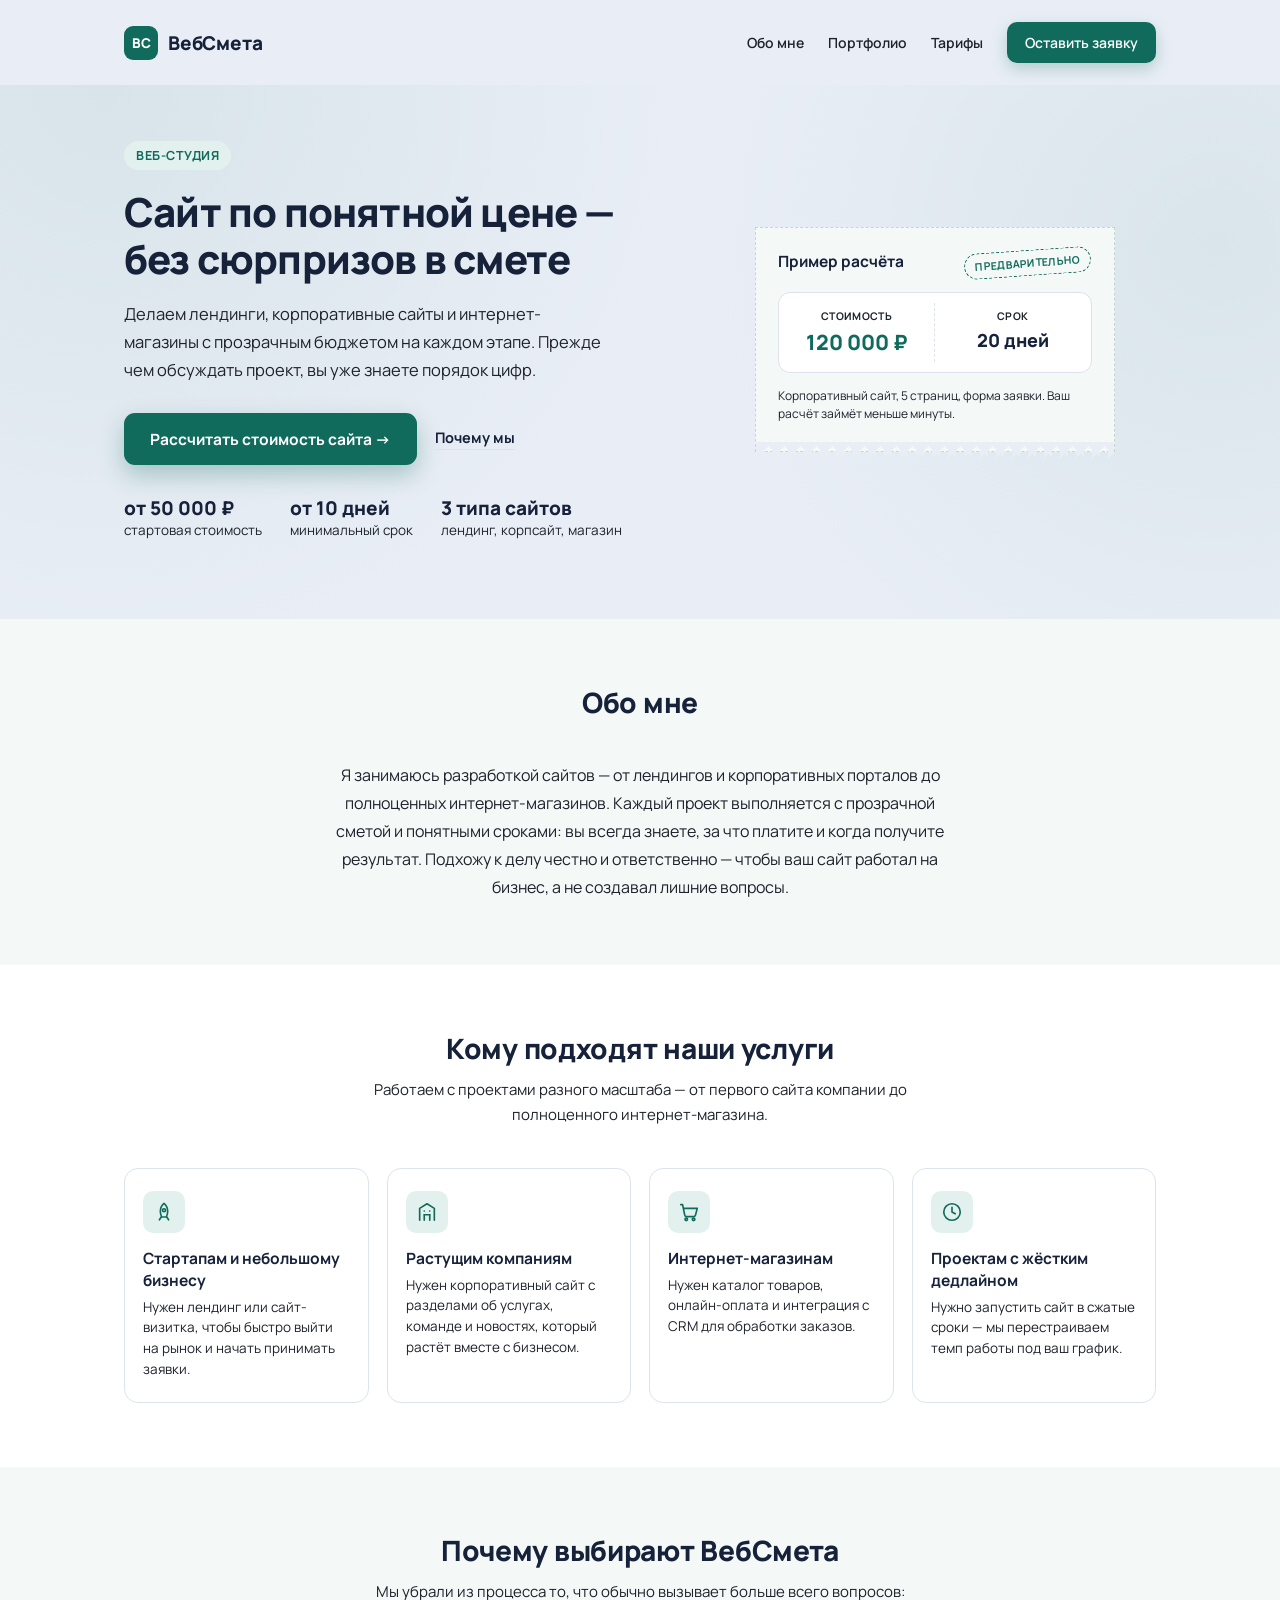
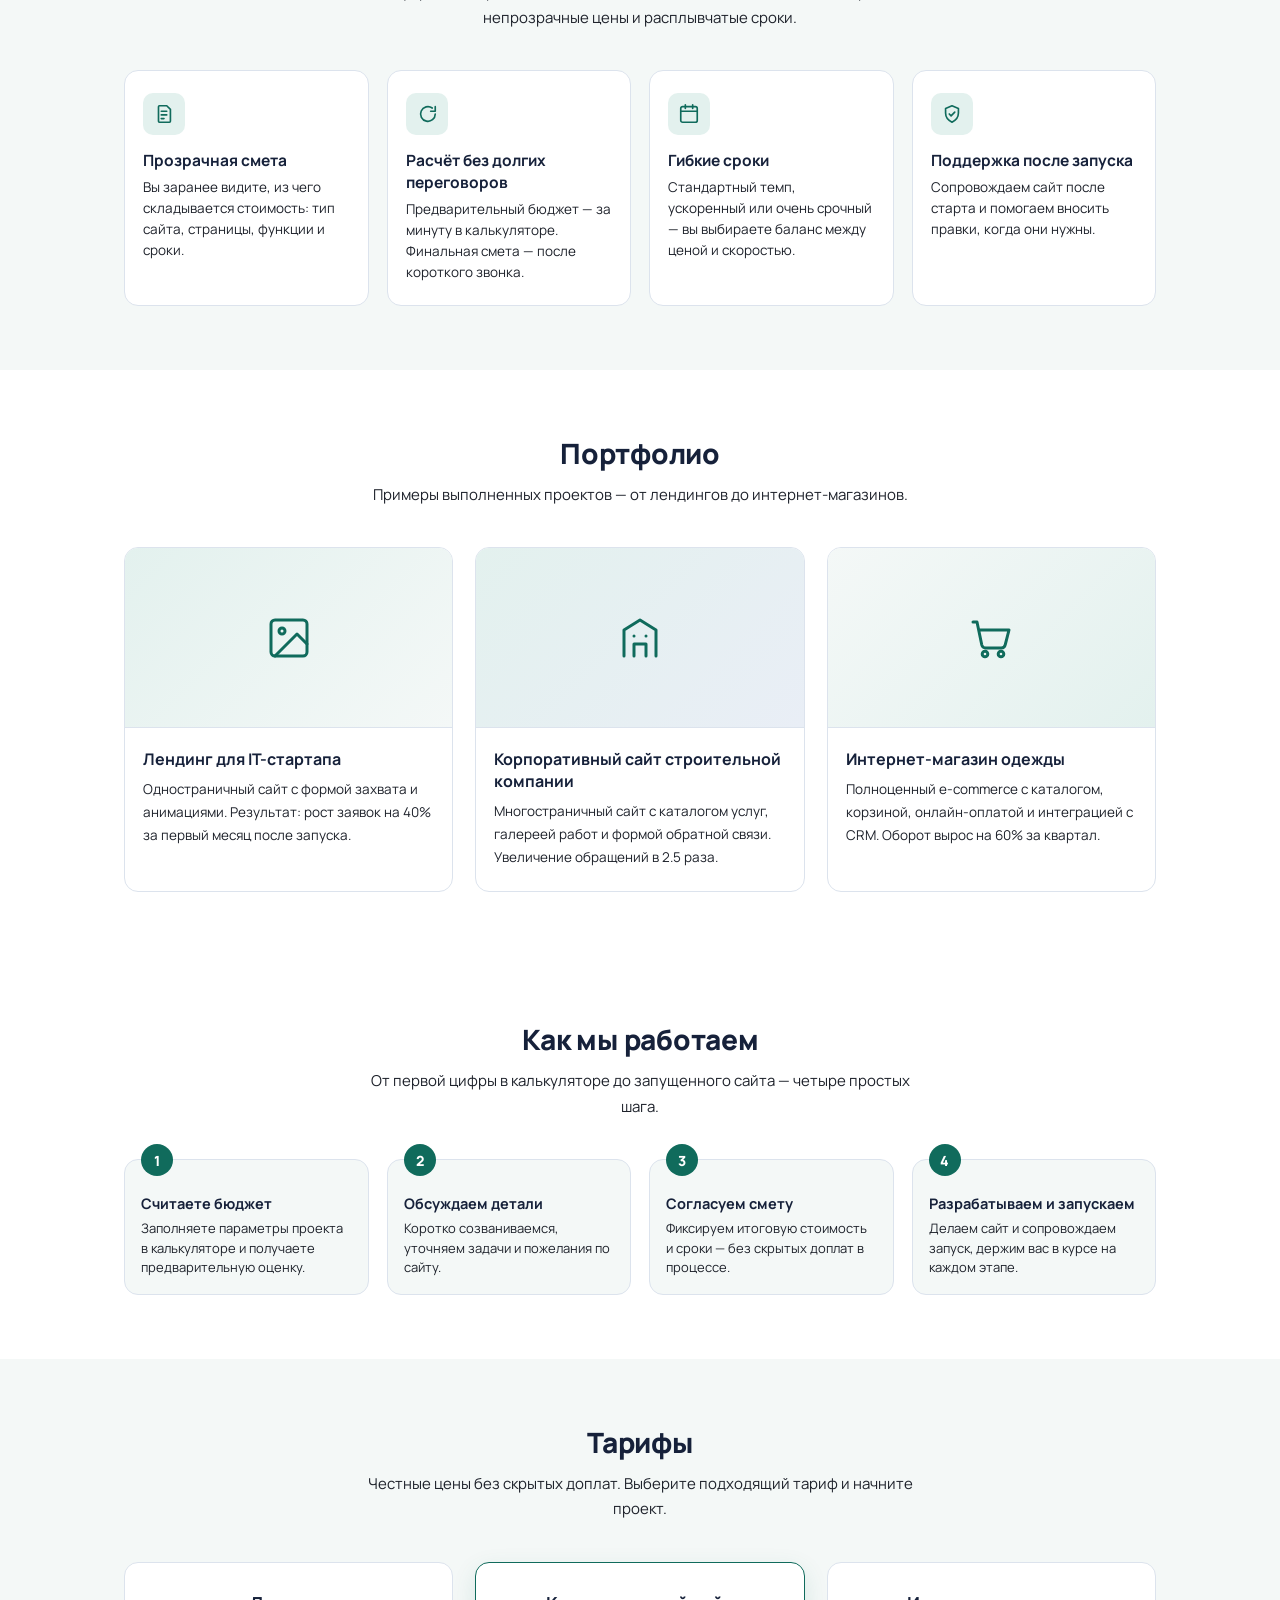
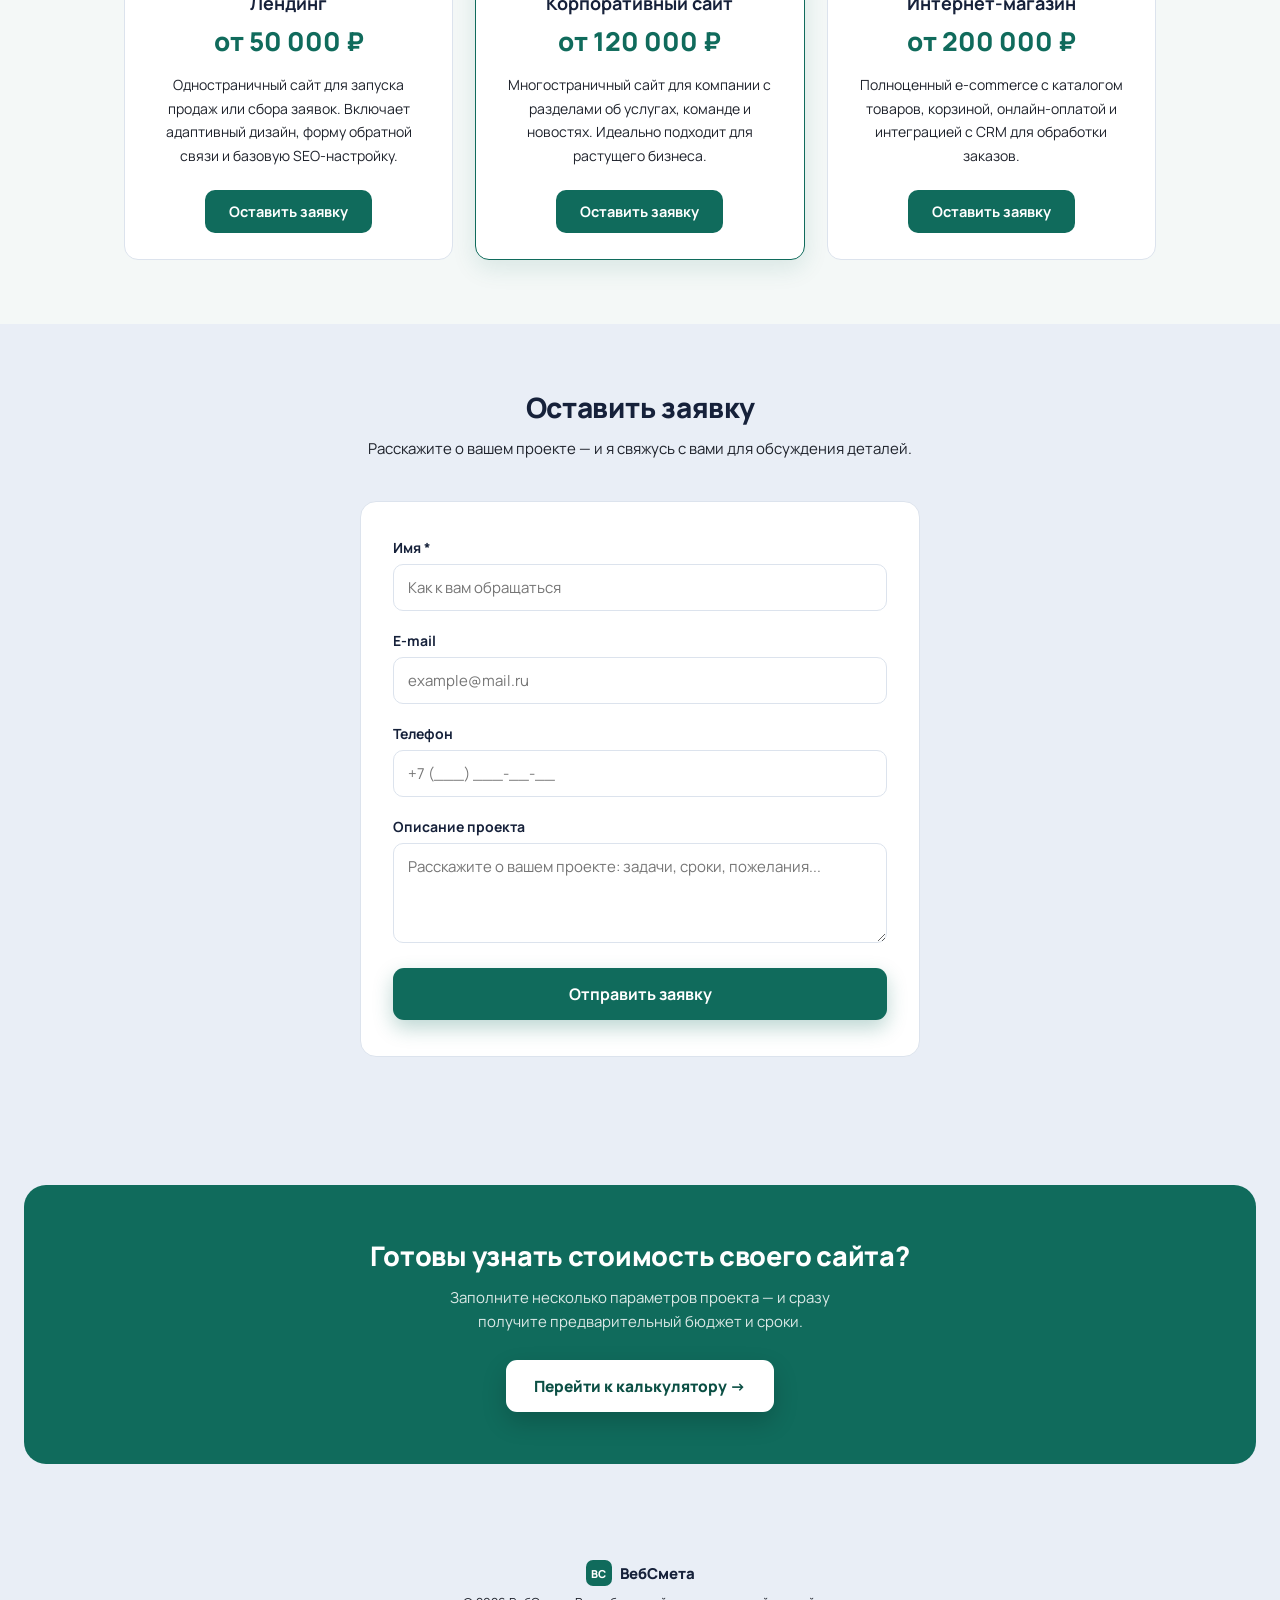
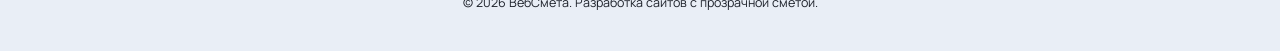
<file: index.html>
<!DOCTYPE html>
<html lang="ru">
<head>
  <meta charset="UTF-8" />
  <meta name="viewport" content="width=device-width, initial-scale=1.0" />
  <title>ВебСмета — разработка сайтов с прозрачной сметой</title>

  <link rel="preconnect" href="https://fonts.googleapis.com">
  <link rel="preconnect" href="https://fonts.gstatic.com" crossorigin>
  <link href="https://fonts.googleapis.com/css2?family=Manrope:wght@400;500;600;700;800&display=swap" rel="stylesheet">

      <link rel="stylesheet" href="css/style.css">
</head>
<body>

  <div class="wrap">
    <nav class="nav">
      <a href="index.html" class="brand">
        <div class="brand-mark">ВС</div>
        <div class="brand-name">ВебСмета</div>
      </a>
      <button class="nav-toggle" id="navToggle" aria-label="Меню">
        <svg viewBox="0 0 24 24" fill="none" stroke="currentColor" stroke-width="2" stroke-linecap="round"><line x1="3" y1="6" x2="21" y2="6"/><line x1="3" y1="12" x2="21" y2="12"/><line x1="3" y1="18" x2="21" y2="18"/></svg>
      </button>
      <div class="nav-links" id="navLinks">
        <a href="#about">Обо мне</a>
        <a href="#portfolio">Портфолио</a>
        <a href="#tariffs">Тарифы</a>
        <a href="#request" class="nav-cta">Оставить заявку</a>
      </div>
    </nav>
  </div>

  <!-- ================= HERO ================= -->
  <section class="hero">
    <div class="wrap hero-grid">
      <div>
        <span class="eyebrow">Веб-студия</span>
        <h1>Сайт по понятной цене — без сюрпризов в смете</h1>
        <p class="hero-sub">
          Делаем лендинги, корпоративные сайты и интернет-магазины с прозрачным бюджетом
          на каждом этапе. Прежде чем обсуждать проект, вы уже знаете порядок цифр.
        </p>
        <div class="hero-actions">
          <a href="calculator.html" class="btn-primary">Рассчитать стоимость сайта →</a>
          <a href="#why" class="btn-ghost-link">Почему мы</a>
        </div>
        <div class="stat-row">
          <div class="stat"><strong>от 50 000 ₽</strong>стартовая стоимость</div>
          <div class="stat"><strong>от 10 дней</strong>минимальный срок</div>
          <div class="stat"><strong>3 типа сайтов</strong>лендинг, корпсайт, магазин</div>
        </div>
      </div>

      <div class="preview">
        <div class="preview-top">
          <h3>Пример расчёта</h3>
          <span class="preview-badge">Предварительно</span>
        </div>
        <div class="preview-grid">
          <div class="preview-cell">
            <div class="preview-eyebrow">Стоимость</div>
            <div class="pv-price">120 000 ₽</div>
          </div>
          <div class="preview-cell">
            <div class="preview-eyebrow">Срок</div>
            <div class="pv-days">20 дней</div>
          </div>
        </div>
        <p class="preview-note">Корпоративный сайт, 5 страниц, форма заявки. Ваш расчёт займёт меньше минуты.</p>
      </div>
    </div>
  </section>

  <!-- ================= ABOUT ================= -->
  <section class="on-paper" id="about">
    <div class="wrap">
      <div class="section-head">
        <h2>Обо мне</h2>
      </div>
      <p class="about-text">
        Я занимаюсь разработкой сайтов — от лендингов и корпоративных порталов до полноценных интернет-магазинов.
        Каждый проект выполняется с прозрачной сметой и понятными сроками: вы всегда знаете,
        за что платите и когда получите результат. Подхожу к делу честно и ответственно —
        чтобы ваш сайт работал на бизнес, а не создавал лишние вопросы.
      </p>
    </div>
  </section>

  <!-- ================= AUDIENCE ================= -->
  <section class="on-card" id="audience">
    <div class="wrap">
      <div class="section-head">
        <h2>Кому подходят наши услуги</h2>
        <p>Работаем с проектами разного масштаба — от первого сайта компании до полноценного интернет-магазина.</p>
      </div>

      <div class="grid-4">
        <div class="info-card">
          <div class="icon-wrap">
            <svg width="22" height="22" viewBox="0 0 24 24" fill="none" stroke="currentColor" stroke-width="1.8" stroke-linecap="round" stroke-linejoin="round"><path d="M12 2.5c2.5 2 4 5.5 4 9 0 2-.5 4-1.5 6h-5C8.5 15.5 8 13.5 8 11.5c0-3.5 1.5-7 4-9z"/><path d="M9 17.5l-2 3M15 17.5l2 3"/><circle cx="12" cy="10" r="1.6"/></svg>
          </div>
          <h3>Стартапам и небольшому бизнесу</h3>
          <p>Нужен лендинг или сайт-визитка, чтобы быстро выйти на рынок и начать принимать заявки.</p>
        </div>

        <div class="info-card">
          <div class="icon-wrap">
            <svg width="22" height="22" viewBox="0 0 24 24" fill="none" stroke="currentColor" stroke-width="1.8" stroke-linecap="round" stroke-linejoin="round"><path d="M4 21V8l8-5 8 5v13"/><path d="M9 21v-6h6v6"/><path d="M9 11h.01M15 11h.01M9 15h.01M15 15h.01"/></svg>
          </div>
          <h3>Растущим компаниям</h3>
          <p>Нужен корпоративный сайт с разделами об услугах, команде и новостях, который растёт вместе с бизнесом.</p>
        </div>

        <div class="info-card">
          <div class="icon-wrap">
            <svg width="22" height="22" viewBox="0 0 24 24" fill="none" stroke="currentColor" stroke-width="1.8" stroke-linecap="round" stroke-linejoin="round"><circle cx="9" cy="20" r="1.4"/><circle cx="17" cy="20" r="1.4"/><path d="M3 4h2l2.4 11.5a2 2 0 0 0 2 1.5h7.7a2 2 0 0 0 2-1.6L21 8H6"/></svg>
          </div>
          <h3>Интернет-магазинам</h3>
          <p>Нужен каталог товаров, онлайн-оплата и интеграция с CRM для обработки заказов.</p>
        </div>

        <div class="info-card">
          <div class="icon-wrap">
            <svg width="22" height="22" viewBox="0 0 24 24" fill="none" stroke="currentColor" stroke-width="1.8" stroke-linecap="round" stroke-linejoin="round"><circle cx="12" cy="12" r="9"/><path d="M12 7v5l3.5 2"/></svg>
          </div>
          <h3>Проектам с жёстким дедлайном</h3>
          <p>Нужно запустить сайт в сжатые сроки — мы перестраиваем темп работы под ваш график.</p>
        </div>
      </div>
    </div>
  </section>

  <!-- ================= WHY US ================= -->
  <section class="on-paper" id="why">
    <div class="wrap">
      <div class="section-head">
        <h2>Почему выбирают ВебСмета</h2>
        <p>Мы убрали из процесса то, что обычно вызывает больше всего вопросов: непрозрачные цены и расплывчатые сроки.</p>
      </div>

      <div class="grid-4">
        <div class="info-card why-card">
          <div class="icon-wrap">
            <svg width="22" height="22" viewBox="0 0 24 24" fill="none" stroke="currentColor" stroke-width="1.8" stroke-linecap="round" stroke-linejoin="round"><path d="M7 3h8l4 4v13a1 1 0 0 1-1 1H7a1 1 0 0 1-1-1V4a1 1 0 0 1 1-1z"/><path d="M9 9h6M9 13h6M9 17h3"/></svg>
          </div>
          <h3>Прозрачная смета</h3>
          <p>Вы заранее видите, из чего складывается стоимость: тип сайта, страницы, функции и сроки.</p>
        </div>

        <div class="info-card why-card">
          <div class="icon-wrap">
            <svg width="22" height="22" viewBox="0 0 24 24" fill="none" stroke="currentColor" stroke-width="1.8" stroke-linecap="round" stroke-linejoin="round"><path d="M21 12a8 8 0 1 1-3.3-6.5"/><path d="M21 4v5h-5"/></svg>
          </div>
          <h3>Расчёт без долгих переговоров</h3>
          <p>Предварительный бюджет — за минуту в калькуляторе. Финальная смета — после короткого звонка.</p>
        </div>

        <div class="info-card why-card">
          <div class="icon-wrap">
            <svg width="22" height="22" viewBox="0 0 24 24" fill="none" stroke="currentColor" stroke-width="1.8" stroke-linecap="round" stroke-linejoin="round"><rect x="3" y="4" width="18" height="17" rx="2"/><path d="M3 9h18M8 2v4M16 2v4"/></svg>
          </div>
          <h3>Гибкие сроки</h3>
          <p>Стандартный темп, ускоренный или очень срочный — вы выбираете баланс между ценой и скоростью.</p>
        </div>

        <div class="info-card why-card">
          <div class="icon-wrap">
            <svg width="22" height="22" viewBox="0 0 24 24" fill="none" stroke="currentColor" stroke-width="1.8" stroke-linecap="round" stroke-linejoin="round"><path d="M12 21c-4.5-2.2-7-5.8-7-10V6l7-3 7 3v5c0 4.2-2.5 7.8-7 10z"/><path d="M9 12l2 2 4-4"/></svg>
          </div>
          <h3>Поддержка после запуска</h3>
          <p>Сопровождаем сайт после старта и помогаем вносить правки, когда они нужны.</p>
        </div>
      </div>
    </div>
  </section>

  <!-- ================= PORTFOLIO ================= -->
  <section class="on-card" id="portfolio">
    <div class="wrap">
      <div class="section-head">
        <h2>Портфолио</h2>
        <p>Примеры выполненных проектов — от лендингов до интернет-магазинов.</p>
      </div>

      <div class="portfolio-grid">
        <div class="portfolio-card">
          <div class="portfolio-thumb">
            <svg width="48" height="48" viewBox="0 0 24 24" fill="none" stroke="currentColor" stroke-width="1.5" stroke-linecap="round" stroke-linejoin="round"><rect x="3" y="3" width="18" height="18" rx="2"/><circle cx="8.5" cy="8.5" r="1.5"/><path d="M21 15l-5-5L5 21"/></svg>
          </div>
          <div class="portfolio-body">
            <h3>Лендинг для IT-стартапа</h3>
            <p>Одностраничный сайт с формой захвата и анимациями. Результат: рост заявок на 40% за первый месяц после запуска.</p>
          </div>
        </div>

        <div class="portfolio-card">
          <div class="portfolio-thumb" style="background: linear-gradient(135deg, #E3F1EE 0%, #E9EEF6 100%);">
            <svg width="48" height="48" viewBox="0 0 24 24" fill="none" stroke="currentColor" stroke-width="1.5" stroke-linecap="round" stroke-linejoin="round"><path d="M4 21V8l8-5 8 5v13"/><path d="M9 21v-6h6v6"/><path d="M9 11h.01M15 11h.01"/></svg>
          </div>
          <div class="portfolio-body">
            <h3>Корпоративный сайт строительной компании</h3>
            <p>Многостраничный сайт с каталогом услуг, галереей работ и формой обратной связи. Увеличение обращений в 2.5 раза.</p>
          </div>
        </div>

        <div class="portfolio-card">
          <div class="portfolio-thumb" style="background: linear-gradient(135deg, #F4F8F7 0%, #E3F1EE 100%);">
            <svg width="48" height="48" viewBox="0 0 24 24" fill="none" stroke="currentColor" stroke-width="1.5" stroke-linecap="round" stroke-linejoin="round"><circle cx="9" cy="20" r="1.4"/><circle cx="17" cy="20" r="1.4"/><path d="M3 4h2l2.4 11.5a2 2 0 0 0 2 1.5h7.7a2 2 0 0 0 2-1.6L21 8H6"/></svg>
          </div>
          <div class="portfolio-body">
            <h3>Интернет-магазин одежды</h3>
            <p>Полноценный e-commerce с каталогом, корзиной, онлайн-оплатой и интеграцией с CRM. Оборот вырос на 60% за квартал.</p>
          </div>
        </div>
      </div>
    </div>
  </section>

  <!-- ================= PROCESS ================= -->
  <section class="on-card" id="process">
    <div class="wrap">
      <div class="section-head">
        <h2>Как мы работаем</h2>
        <p>От первой цифры в калькуляторе до запущенного сайта — четыре простых шага.</p>
      </div>

      <div class="process-grid">
        <div class="process-step">
          <div class="process-num">1</div>
          <h3>Считаете бюджет</h3>
          <p>Заполняете параметры проекта в калькуляторе и получаете предварительную оценку.</p>
        </div>
        <div class="process-step">
          <div class="process-num">2</div>
          <h3>Обсуждаем детали</h3>
          <p>Коротко созваниваемся, уточняем задачи и пожелания по сайту.</p>
        </div>
        <div class="process-step">
          <div class="process-num">3</div>
          <h3>Согласуем смету</h3>
          <p>Фиксируем итоговую стоимость и сроки — без скрытых доплат в процессе.</p>
        </div>
        <div class="process-step">
          <div class="process-num">4</div>
          <h3>Разрабатываем и запускаем</h3>
          <p>Делаем сайт и сопровождаем запуск, держим вас в курсе на каждом этапе.</p>
        </div>
      </div>
    </div>
  </section>

  <!-- ================= TARIFFS ================= -->
  <section class="on-paper" id="tariffs">
    <div class="wrap">
      <div class="section-head">
        <h2>Тарифы</h2>
        <p>Честные цены без скрытых доплат. Выберите подходящий тариф и начните проект.</p>
      </div>

      <div class="tariffs-grid">
        <div class="tariff-card">
          <h3>Лендинг</h3>
          <div class="tariff-price">от 50 000 ₽</div>
          <p>Одностраничный сайт для запуска продаж или сбора заявок. Включает адаптивный дизайн, форму обратной связи и базовую SEO-настройку.</p>
          <a href="#request" class="tariff-btn">Оставить заявку</a>
        </div>

        <div class="tariff-card featured">
          <h3>Корпоративный сайт</h3>
          <div class="tariff-price">от 120 000 ₽</div>
          <p>Многостраничный сайт для компании с разделами об услугах, команде и новостях. Идеально подходит для растущего бизнеса.</p>
          <a href="#request" class="tariff-btn">Оставить заявку</a>
        </div>

        <div class="tariff-card">
          <h3>Интернет-магазин</h3>
          <div class="tariff-price">от 200 000 ₽</div>
          <p>Полноценный e-commerce с каталогом товаров, корзиной, онлайн-оплатой и интеграцией с CRM для обработки заказов.</p>
          <a href="#request" class="tariff-btn">Оставить заявку</a>
        </div>
      </div>
    </div>
  </section>

  <!-- ================= REQUEST FORM ================= -->
  <section id="request">
    <div class="wrap">
      <div class="section-head">
        <h2>Оставить заявку</h2>
        <p>Расскажите о вашем проекте — и я свяжусь с вами для обсуждения деталей.</p>
      </div>

      <div class="request-form" id="requestForm">
        <form
          id="contactForm"
          action="https://formspree.io/f/mkolenkg"
          method="POST"
          novalidate
        >
          <!-- Тема письма -->
          <input type="hidden" name="_subject" value="Создание сайта">

          <div class="form-group">
            <label for="reqName">Имя *</label>
            <input
              type="text"
              id="reqName"
              name="name"
              placeholder="Как к вам обращаться"
              required
            />
            <div class="error-msg" id="nameError">Пожалуйста, введите имя</div>
          </div>

          <div class="form-group">
            <label for="reqEmail">E-mail</label>
            <input
              type="email"
              id="reqEmail"
              name="email"
              placeholder="example@mail.ru"
            />
            <div class="error-msg" id="emailError">Введите корректный e-mail</div>
          </div>

          <div class="form-group">
            <label for="reqPhone">Телефон</label>
            <input
              type="tel"
              id="reqPhone"
              name="phone"
              placeholder="+7 (___) ___-__-__"
            />
          </div>

          <div class="form-group">
            <label for="reqComment">Описание проекта</label>
            <textarea
              id="reqComment"
              name="comment"
              placeholder="Расскажите о вашем проекте: задачи, сроки, пожелания..."
            ></textarea>
          </div>

          <div class="error-msg" id="contactError" style="margin-bottom: 16px;">
            Укажите имя и хотя бы один способ связи (e-mail или телефон)
          </div>

          <button type="submit" class="submit-btn">Отправить заявку</button>
        </form>


        <div class="form-success" id="formSuccess">
          <h3>Заявка отправлена!</h3>
          <p>Спасибо за обращение. Я свяжусь с вами в ближайшее время для обсуждения деталей проекта.</p>
        </div>
      </div>
    </div>
  </section>

  <!-- ================= FINAL CTA ================= --->
  <section>
    <div class="final-cta">
      <h2>Готовы узнать стоимость своего сайта?</h2>
      <p>Заполните несколько параметров проекта — и сразу получите предварительный бюджет и сроки.</p>
      <a href="calculator.html" class="btn-on-accent">Перейти к калькулятору →</a>
    </div>
  </section>

  <footer>
    <div class="footer-brand">
      <div class="brand-mark">ВС</div>
      <div class="brand-name">ВебСмета</div>
    </div>
    <p class="copy">© 2026 ВебСмета. Разработка сайтов с прозрачной сметой.</p>
  </footer>

  <script src="js/main.js"></script>
</body>
</html>
</file>
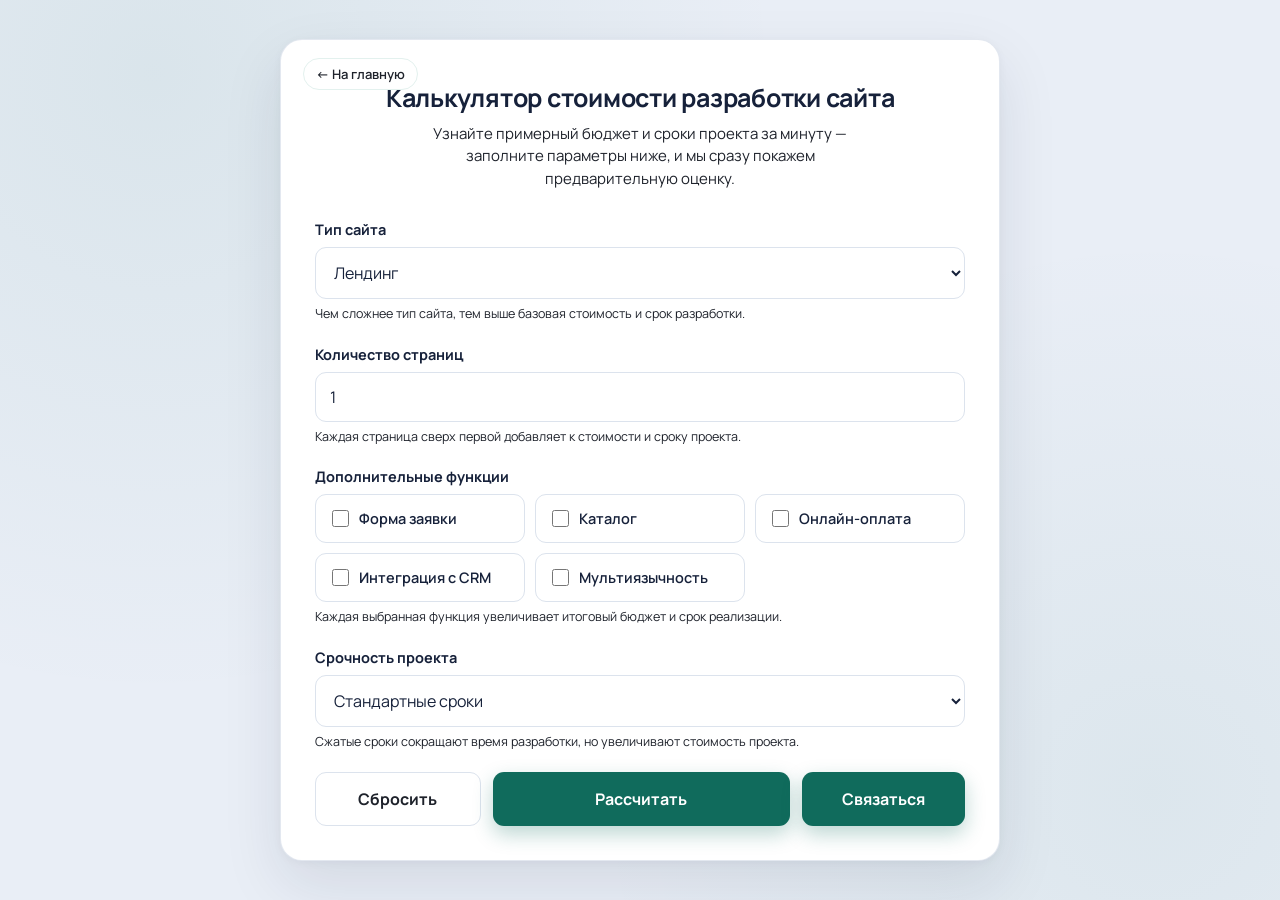
<file: calculator.html>
<!DOCTYPE html>
<html lang="ru">
<head>
  <meta charset="UTF-8" />
  <meta name="viewport" content="width=device-width, initial-scale=1.0" />
  <title>ВебСмета — калькулятор стоимости разработки сайта</title>

  <link rel="preconnect" href="https://fonts.googleapis.com">
  <link rel="preconnect" href="https://fonts.gstatic.com" crossorigin>
  <link href="https://fonts.googleapis.com/css2?family=Manrope:wght@400;500;600;700;800&display=swap" rel="stylesheet">

  <link rel="stylesheet" href="css/styles.css">
</head>
<body>

  <div class="card">

    <div class="brand">
      <!-- логотип / ВС ВебСмета -->
    </div>

    <h1>Калькулятор стоимости разработки сайта</h1>

    <p class="subtitle">
      Узнайте примерный бюджет и сроки проекта за минуту — заполните параметры ниже, и мы сразу покажем предварительную оценку.
    </p>

    <a href="index.html" class="back-link">← На главную</a>

    <!-- Тип сайта -->
    <div class="form-group">
      <label class="field-label" for="siteType">Тип сайта</label>
      <select id="siteType">
        <option value="landing">Лендинг</option>
        <option value="corporate">Корпоративный сайт</option>
        <option value="shop">Интернет-магазин</option>
      </select>
      <span class="hint">Чем сложнее тип сайта, тем выше базовая стоимость и срок разработки.</span>
    </div>

    <!-- Количество страниц -->
    <div class="form-group">
      <label class="field-label" for="pages">Количество страниц</label>
      <input type="number" id="pages" min="1" value="1" />
      <span class="hint">Каждая страница сверх первой добавляет к стоимости и сроку проекта.</span>
    </div>

    <!-- Дополнительные функции -->
    <div class="form-group">
      <label class="field-label">Дополнительные функции</label>

      <div class="checkboxes">
        <div class="checkbox-item">
          <label>
            <input type="checkbox" id="leadForm" name="leadForm" />
            <span>Форма заявки</span>
          </label>
        </div>

        <div class="checkbox-item">
          <label>
            <input type="checkbox" id="catalog" name="catalog" />
            <span>Каталог</span>
          </label>
        </div>

        <div class="checkbox-item">
          <label>
            <input type="checkbox" id="payment" name="payment" />
            <span>Онлайн-оплата</span>
          </label>
        </div>

        <div class="checkbox-item">
          <label>
            <input type="checkbox" id="crm" name="crm" />
            <span>Интеграция с CRM</span>
          </label>
        </div>

        <div class="checkbox-item">
          <label>
            <input type="checkbox" id="multilang" name="multilang" />
            <span>Мультиязычность</span>
          </label>
        </div>
      </div>

      <span class="hint">Каждая выбранная функция увеличивает итоговый бюджет и срок реализации.</span>
    </div>

    <!-- Срочность проекта (сразу под дополнительными функциями) -->
    <div class="form-group">
      <label class="field-label" for="urgency">Срочность проекта</label>
      <select id="urgency">
        <option value="standard">Стандартные сроки</option>
        <option value="fast">Быстрее обычного</option>
        <option value="urgent">Очень срочно</option>
      </select>
      <span class="hint">Сжатые сроки сокращают время разработки, но увеличивают стоимость проекта.</span>
    </div>

    <!-- Кнопки (в самом низу формы) -->
    <div class="actions">
      <button id="resetBtn" type="button">Сбросить</button>
      <button id="calculateBtn">Рассчитать</button>
      <button id="contactBtn" type="button">Связаться</button>
    </div>

    <!-- Результат -->
    <div id="result" class="result">
      <div class="result-top">
        <h2>Результат оценки</h2>
        <span class="badge">Предварительная оценка</span>
      </div>

      <div class="result-grid">
        <div class="result-cell">
          <div class="result-eyebrow">Стоимость</div>
          <div class="price-value" id="price"></div>
        </div>
        <div class="result-cell">
          <div class="result-eyebrow">Срок</div>
          <div class="timeline-value" id="timeline"></div>
        </div>
      </div>

      <div class="explanation" id="explanation"></div>
    </div>
  </div>

  <!-- Модальное окно «Связаться» -->
  <div class="modal-overlay" id="contactModal">
    <div class="modal-content">
      <button class="modal-close-btn" id="modalCloseBtn" type="button">&times;</button>
      <h2>Связаться с нами</h2>
      <p class="modal-subtitle">Расскажите о вашем проекте — и мы свяжемся с вами для обсуждения деталей.</p>

      <form id="modalContactForm" action="https://formspree.io/f/mkolenkg" method="POST" novalidate>
        <input type="hidden" name="_subject" value="Создание сайта (из калькулятора)">

        <div class="form-group">
          <label for="modalName">Имя *</label>
          <input type="text" id="modalName" name="name" placeholder="Как к вам обращаться" required>
        </div>

        <div class="form-group">
          <label for="modalEmail">E-mail</label>
          <input type="email" id="modalEmail" name="email" placeholder="example@mail.ru">
        </div>

        <div class="form-group">
          <label for="modalPhone">Телефон</label>
          <input type="tel" id="modalPhone" name="phone" placeholder="+7 (___) ___-__-__">
        </div>

        <div class="form-group">
          <label for="modalComment">Описание проекта</label>
          <textarea id="modalComment" name="comment" placeholder="Расскажите о вашем проекте: задачи, сроки, пожелания..."></textarea>
        </div>

        <div class="modal-actions">
          <button type="submit" class="modal-submit">Отправить</button>
          <button type="button" class="modal-close" id="modalCloseBtnBottom">Закрыть</button>
        </div>
      </form>
    </div>
  </div>

  <script src="js/script.js"></script>
</body>
</html>
</file>
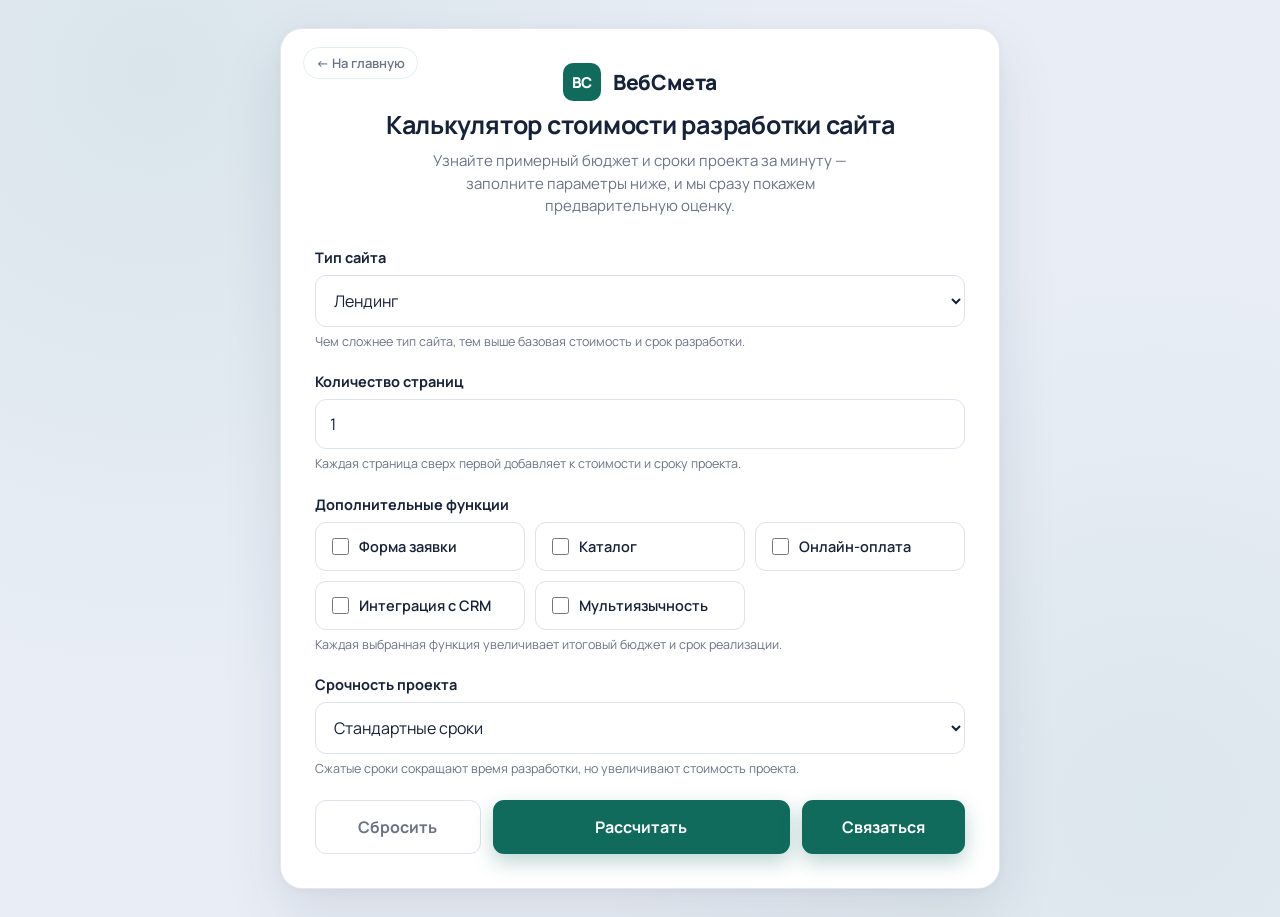
<file: websmeta/calculator.html>
<!DOCTYPE html>
<html lang="ru">
<head>
  <meta charset="UTF-8" />
  <meta name="viewport" content="width=device-width, initial-scale=1.0" />
  <title>ВебСмета — калькулятор стоимости разработки сайта</title>

  <link rel="preconnect" href="https://fonts.googleapis.com">
  <link rel="preconnect" href="https://fonts.gstatic.com" crossorigin>
  <link href="https://fonts.googleapis.com/css2?family=Manrope:wght@400;500;600;700;800&display=swap" rel="stylesheet">

  <link rel="stylesheet" href="css/styles.css">
</head>
<body>

  <div class="card">

    <a href="index.html" class="back-link">← На главную</a>

    <div class="brand">
      <div class="brand-mark">ВС</div>
      <div class="brand-name">ВебСмета</div>
    </div>

    <h1>Калькулятор стоимости разработки сайта</h1>

    <p class="subtitle">
      Узнайте примерный бюджет и сроки проекта за минуту — заполните параметры ниже,
      и мы сразу покажем предварительную оценку.
    </p>

    <!-- Тип сайта -->
    <div class="form-group">
      <label class="field-label" for="siteType">Тип сайта</label>
      <select id="siteType">
        <option value="landing">Лендинг</option>
        <option value="corporate">Корпоративный сайт</option>
        <option value="shop">Интернет-магазин</option>
      </select>
      <span class="hint">Чем сложнее тип сайта, тем выше базовая стоимость и срок разработки.</span>
    </div>

    <!-- Количество страниц -->
    <div class="form-group">
      <label class="field-label" for="pages">Количество страниц</label>
      <input type="number" id="pages" min="1" value="1" />
      <span class="hint">Каждая страница сверх первой добавляет к стоимости и сроку проекта.</span>
    </div>

    <!-- Дополнительные функции -->
    <div class="form-group">
      <label class="field-label">Дополнительные функции</label>

      <div class="checkboxes">
        <div class="checkbox-item">
          <label>
            <input type="checkbox" id="leadForm" name="leadForm" />
            <span>Форма заявки</span>
          </label>
        </div>

        <div class="checkbox-item">
          <label>
            <input type="checkbox" id="catalog" name="catalog" />
            <span>Каталог</span>
          </label>
        </div>

        <div class="checkbox-item">
          <label>
            <input type="checkbox" id="payment" name="payment" />
            <span>Онлайн-оплата</span>
          </label>
        </div>

        <div class="checkbox-item">
          <label>
            <input type="checkbox" id="crm" name="crm" />
            <span>Интеграция с CRM</span>
          </label>
        </div>

        <div class="checkbox-item">
          <label>
            <input type="checkbox" id="multilang" name="multilang" />
            <span>Мультиязычность</span>
          </label>
        </div>
      </div>

      <span class="hint">Каждая выбранная функция увеличивает итоговый бюджет и срок реализации.</span>
    </div>

    <!-- Срочность проекта (сразу под дополнительными функциями) -->
    <div class="form-group">
      <label class="field-label" for="urgency">Срочность проекта</label>
      <select id="urgency">
        <option value="standard">Стандартные сроки</option>
        <option value="fast">Быстрее обычного</option>
        <option value="urgent">Очень срочно</option>
      </select>
      <span class="hint">Сжатые сроки сокращают время разработки, но увеличивают стоимость проекта.</span>
    </div>

    <!-- Кнопки (в самом низу формы) -->
    <div class="actions">
      <button id="resetBtn" type="button">Сбросить</button>
      <button id="calculateBtn">Рассчитать</button>
      <button id="contactBtn" type="button">Связаться</button>
    </div>

    <!-- Результат -->
    <div id="result" class="result">
      <div class="result-top">
        <h2>Результат оценки</h2>
        <span class="badge">Предварительная оценка</span>
      </div>

      <div class="result-grid">
        <div class="result-cell">
          <div class="result-eyebrow">Стоимость</div>
          <div class="price-value" id="price"></div>
        </div>
        <div class="result-cell">
          <div class="result-eyebrow">Срок</div>
          <div class="timeline-value" id="timeline"></div>
        </div>
      </div>

      <div class="explanation" id="explanation"></div>
    </div>
  </div>

  <!-- Модальное окно «Связаться» -->
  <div class="modal-overlay" id="contactModal">
    <div class="modal-content">
      <button class="modal-close-btn" id="modalCloseBtn" type="button">&times;</button>
      <h2>Связаться с нами</h2>
      <p class="modal-subtitle">Расскажите о вашем проекте — и мы свяжемся с вами для обсуждения деталей.</p>

      <form id="modalContactForm" action="https://formspree.io/f/mkolenkg" method="POST" novalidate>
        <input type="hidden" name="_subject" value="Создание сайта (из калькулятора)">

        <div class="form-group">
          <label for="modalName">Имя *</label>
          <input type="text" id="modalName" name="name" placeholder="Как к вам обращаться" required>
        </div>

        <div class="form-group">
          <label for="modalEmail">E-mail</label>
          <input type="email" id="modalEmail" name="email" placeholder="example@mail.ru">
        </div>

        <div class="form-group">
          <label for="modalPhone">Телефон</label>
          <input type="tel" id="modalPhone" name="phone" placeholder="+7 (___) ___-__-__">
        </div>

        <div class="form-group">
          <label for="modalComment">Описание проекта</label>
          <textarea id="modalComment" name="comment" placeholder="Расскажите о вашем проекте: задачи, сроки, пожелания..."></textarea>
        </div>

        <div class="modal-actions">
          <button type="submit" class="modal-submit">Отправить</button>
          <button type="button" class="modal-close" id="modalCloseBtnBottom">Закрыть</button>
        </div>
      </form>
    </div>
  </div>

  <script src="js/script.js"></script>
</body>
</html>
</file>
<file: css/style.css>
:root {
  --bg: #E9EEF6;
  --card: #FFFFFF;
  --paper: #F4F8F7;
  --ink: #16213A;    /* основной почти чёрный */
  --muted: #1e222b;  /* сделаем ещё темнее и контрастнее */
  --line: #DCE3ED;
  --accent: #106B5C;
  --accent-dark: #0B4F44;
  --accent-soft: #E3F1EE;
}

    * {
      box-sizing: border-box;
      margin: 0;
      padding: 0;
    }

    html {
      scroll-behavior: smooth;
    }

    body {
      font-family: 'Manrope', Arial, sans-serif;
      background: var(--bg);
      color: var(--ink);
      overflow-x: hidden;
    }

    .wrap {
      max-width: 1080px;
      margin: 0 auto;
      padding: 0 24px;
    }

    a {
      color: inherit;
    }

    img, svg {
      display: block;
    }

    /* ---------- Nav ---------- */
    .nav {
      display: flex;
      align-items: center;
      justify-content: space-between;
      padding: 22px 0;
    }

    .brand {
      display: flex;
      align-items: center;
      gap: 10px;
      text-decoration: none;
    }

    .brand-mark {
      width: 34px;
      height: 34px;
      border-radius: 9px;
      background: var(--accent);
      color: #fff;
      display: flex;
      align-items: center;
      justify-content: center;
      font-weight: 800;
      font-size: 13.5px;
      flex-shrink: 0;
    }

    .brand-name {
      font-weight: 800;
      font-size: 19px;
      letter-spacing: -0.01em;
    }

    .nav-links {
      display: flex;
      align-items: center;
      gap: 24px;
    }

    .nav-links a {
      font-size: 14px;
      font-weight: 600;
      color: var(--muted);
      text-decoration: none;
      transition: color 0.15s ease;
      white-space: nowrap;
    }

    .nav-links a:hover {
      color: var(--ink);
    }

    .nav-cta {
      display: inline-block;
      background-color: var(--accent) !important;
      color: #fff !important;
      text-decoration: none;
      font-weight: 700;
      font-size: 14px;
      padding: 11px 18px;
      border-radius: 10px;
      box-shadow: 0 6px 16px rgba(16, 107, 92, 0.25);
      transition: background 0.15s ease, transform 0.08s ease;
      white-space: nowrap;
    }
    .nav-cta:hover {
      background-color: var(--accent-dark) !important;
    }

    .nav-cta:active {
      transform: translateY(1px) scale(0.99);
    }

    .nav-toggle {
      display: none;
      background: none;
      border: none;
      cursor: pointer;
      padding: 6px;
    }

    .nav-toggle svg {
      width: 24px;
      height: 24px;
      stroke: var(--ink);
    }

    /* ---------- Hero ---------- */
    .hero {
      padding: 56px 0 80px;
      background-image:
        radial-gradient(circle at 8% 0%, rgba(16, 107, 92, 0.08), transparent 45%),
        radial-gradient(circle at 95% 30%, rgba(16, 107, 92, 0.07), transparent 40%);
    }

    .hero-grid {
      display: grid;
      grid-template-columns: 1.1fr 0.9fr;
      gap: 48px;
      align-items: center;
    }

    .eyebrow {
      display: inline-block;
      font-size: 12.5px;
      font-weight: 700;
      text-transform: uppercase;
      letter-spacing: 0.04em;
      color: var(--accent);
      background: var(--accent-soft);
      padding: 6px 12px;
      border-radius: 999px;
      margin-bottom: 18px;
    }

    h1 {
      font-size: 40px;
      font-weight: 800;
      letter-spacing: -0.02em;
      line-height: 1.18;
      margin-bottom: 18px;
    }

    .hero-sub {
      font-size: 16.5px;
      color: var(--muted);
      line-height: 1.7;
      margin-bottom: 28px;
      max-width: 480px;
    }

    .hero-actions {
      display: flex;
      align-items: center;
      gap: 18px;
      flex-wrap: wrap;
      margin-bottom: 30px;
    }

    .btn-primary {
      display: inline-block;
      background: var(--accent);
      color: #fff;
      text-decoration: none;
      font-weight: 700;
      font-size: 15.5px;
      padding: 15px 26px;
      border-radius: 11px;
      box-shadow: 0 10px 24px rgba(16, 107, 92, 0.3);
      transition: background 0.15s ease, transform 0.08s ease, box-shadow 0.15s ease;
    }

    .btn-primary:hover {
      background: var(--accent-dark);
      box-shadow: 0 12px 28px rgba(16, 107, 92, 0.36);
    }

    .btn-primary:active {
      transform: translateY(1px) scale(0.99);
    }

    .btn-ghost-link {
      font-weight: 700;
      font-size: 14.5px;
      color: var(--ink);
      text-decoration: none;
      border-bottom: 1.5px solid var(--line);
      padding-bottom: 2px;
    }

    .btn-ghost-link:hover {
      border-color: var(--accent);
      color: var(--accent);
    }

    .stat-row {
      display: flex;
      gap: 28px;
      flex-wrap: wrap;
    }

    .stat {
      font-size: 13.5px;
      color: var(--muted);
    }

    .stat strong {
      display: block;
      font-size: 19px;
      font-weight: 800;
      color: var(--ink);
    }

    /* ---------- Hero preview mock (estimate slip) ---------- */
    .preview {
      position: relative;
      background: var(--paper);
      border: 1.5px dashed #BFD9D2;
      border-radius: var(--radius);
      padding: 22px 22px 28px;
      max-width: 360px;
      margin: 0 auto;
    }

    .preview::after {
      content: '';
      position: absolute;
      left: 0;
      right: 0;
      bottom: -9px;
      height: 18px;
      background:
        linear-gradient(135deg, var(--bg) 50%, transparent 50%) 0 0 / 16px 16px repeat-x,
        linear-gradient(225deg, var(--bg) 50%, transparent 50%) 0 0 / 16px 16px repeat-x;
      background-position: 0 0, 8px 0;
    }

    .preview-top {
      display: flex;
      justify-content: space-between;
      align-items: flex-start;
      margin-bottom: 16px;
      gap: 10px;
    }

    .preview-top h3 {
      font-size: 15.5px;
      font-weight: 700;
    }

    .preview-badge {
      font-size: 10.5px;
      font-weight: 700;
      text-transform: uppercase;
      letter-spacing: 0.03em;
      color: var(--accent);
      border: 1.5px dashed var(--accent);
      border-radius: 999px;
      padding: 5px 10px;
      transform: rotate(-4deg);
      white-space: nowrap;
    }

    .preview-grid {
      display: grid;
      grid-template-columns: 1fr 1fr;
      background: #fff;
      border-radius: 12px;
      border: 1px solid var(--line);
      overflow: hidden;
      margin-bottom: 14px;
    }

    .preview-cell {
      padding: 16px 14px;
      text-align: center;
      position: relative;
    }

    .preview-cell:first-child::after {
      content: '';
      position: absolute;
      top: 10px;
      bottom: 10px;
      right: 0;
      border-right: 1.5px dashed var(--line);
    }

    .preview-eyebrow {
      font-size: 10.5px;
      font-weight: 700;
      text-transform: uppercase;
      letter-spacing: 0.03em;
      color: var(--muted);
      margin-bottom: 5px;
    }

    .preview-cell .pv-price {
      font-size: 21px;
      font-weight: 800;
      color: var(--accent);
    }

    .preview-cell .pv-days {
      font-size: 18px;
      font-weight: 800;
    }

    .preview-note {
      font-size: 12px;
      color: var(--muted);
      line-height: 1.5;
    }

    /* ---------- Generic section ---------- */
    section {
      padding: 64px 0;
    }

    .section-head {
      max-width: 560px;
      margin: 0 auto 40px;
      text-align: center;
    }

    .section-head h2 {
      font-size: 28px;
      font-weight: 800;
      letter-spacing: -0.01em;
      margin-bottom: 10px;
    }

    .section-head p {
      color: var(--muted);
      font-size: 15px;
      line-height: 1.7;
    }

    .on-card { background: var(--card); }
    .on-paper { background: var(--paper); }

    /* ---------- Cards grid (audience / why) ---------- */
    .grid-4 {
      display: grid;
      grid-template-columns: repeat(4, 1fr);
      gap: 18px;
    }

    .info-card {
      background: var(--card);
      border: 1.5px solid var(--line);
      border-radius: 14px;
      padding: 22px 18px;
    }

    .on-paper .info-card,
    .on-paper .why-card {
      background: #fff;
    }

    .icon-wrap {
      width: 42px;
      height: 42px;
      border-radius: 10px;
      background: var(--accent-soft);
      color: var(--accent);
      display: flex;
      align-items: center;
      justify-content: center;
      margin-bottom: 14px;
    }

    .info-card h3 {
      font-size: 15.5px;
      font-weight: 700;
      margin-bottom: 6px;
    }

    .info-card p {
      font-size: 13.5px;
      color: var(--muted);
      line-height: 1.55;
    }

    /* ---------- Process ---------- */
    .process-grid {
      display: grid;
      grid-template-columns: repeat(4, 1fr);
      gap: 18px;
      position: relative;
    }

    .process-step {
      position: relative;
      padding: 24px 16px 16px;
      background: var(--paper);
      border-radius: 14px;
      border: 1px solid var(--line);
    }

    .process-num {
      position: absolute;
      top: -16px;
      left: 16px;
      width: 32px;
      height: 32px;
      border-radius: 50%;
      background: var(--accent);
      color: #fff;
      font-weight: 800;
      font-size: 14px;
      display: flex;
      align-items: center;
      justify-content: center;
    }

    .process-step h3 {
      font-size: 14.5px;
      font-weight: 700;
      margin-top: 10px;
      margin-bottom: 6px;
    }

    .process-step p {
      font-size: 13px;
      color: var(--muted);
      line-height: 1.5;
    }

    /* ---------- Final CTA ---------- */
    .final-cta {
      background: var(--accent);
      border-radius: 22px;
      padding: 52px 32px;
      text-align: center;
      color: #fff;
      margin: 0 24px;
    }

    .final-cta h2 {
      font-size: 27px;
      font-weight: 800;
      margin-bottom: 12px;
      letter-spacing: -0.01em;
    }

    .final-cta p {
      font-size: 15px;
      opacity: 0.85;
      margin-bottom: 26px;
      max-width: 440px;
      margin-left: auto;
      margin-right: auto;
      line-height: 1.6;
    }

    .btn-on-accent {
      display: inline-block;
      background: #fff;
      color: var(--accent-dark);
      text-decoration: none;
      font-weight: 800;
      font-size: 15.5px;
      padding: 15px 28px;
      border-radius: 11px;
      transition: transform 0.08s ease, box-shadow 0.15s ease;
      box-shadow: 0 10px 24px rgba(0,0,0,0.18);
    }

    .btn-on-accent:hover {
      box-shadow: 0 12px 28px rgba(0,0,0,0.22);
    }

    .btn-on-accent:active {
      transform: translateY(1px) scale(0.99);
    }

    /* ---------- Footer ---------- */
    footer {
      padding: 32px 0 40px;
      text-align: center;
    }

    .footer-brand {
      display: inline-flex;
      align-items: center;
      gap: 8px;
      margin-bottom: 8px;
    }

    .footer-brand .brand-mark {
      width: 26px;
      height: 26px;
      font-size: 11px;
      border-radius: 7px;
    }

    .footer-brand .brand-name {
      font-size: 15px;
    }

    footer .copy {
      font-size: 12.5px;
      color: var(--muted);
    }

    /* ---------- Responsive ---------- */
    @media (max-width: 900px) {
      .hero-grid {
        grid-template-columns: 1fr;
      }

      .preview {
        margin-top: 12px;
      }

      .grid-4 {
        grid-template-columns: repeat(2, 1fr);
      }

      .process-grid {
        grid-template-columns: repeat(2, 1fr);
      }

      .portfolio-grid {
        grid-template-columns: repeat(2, 1fr);
      }

      .tariffs-grid {
        grid-template-columns: repeat(2, 1fr);
      }
    }

    /* ---------- Tablet ---------- */
    @media (max-width: 768px) {
      .hero {
        padding: 44px 0 64px;
      }

      h1 {
        font-size: 34px;
      }

      .hero-sub {
        font-size: 15.5px;
        max-width: 100%;
      }

      .preview {
        max-width: 100%;
      }

      section {
        padding: 56px 0;
      }

      .section-head {
        margin-bottom: 32px;
      }

      .section-head h2 {
        font-size: 25px;
      }

      .grid-4,
      .process-grid {
        gap: 14px;
      }

      .process-step {
        padding: 22px 14px 14px;
      }

      .portfolio-grid {
        gap: 16px;
      }

      .portfolio-thumb {
        height: 150px;
      }

      .tariffs-grid {
        gap: 16px;
      }

      .tariff-card {
        padding: 24px 18px 22px;
      }

      .tariff-card .tariff-price {
        font-size: 23px;
      }

      .final-cta {
        padding: 44px 28px;
        margin: 0 18px;
      }

      .final-cta h2 {
        font-size: 24px;
      }

      .request-form {
        padding: 30px 26px;
      }

      .about-text {
        font-size: 15.5px;
      }

      .stat-row {
        gap: 22px;
      }

      .stat strong {
        font-size: 17px;
      }

      .nav-links {
        gap: 20px;
      }

      .nav-links a {
        font-size: 13.5px;
      }
    }

    @media (max-width: 480px) {
      .wrap {
        padding: 0 16px;
      }

      /* ==================== NAV ==================== */
      .nav {
        padding: 16px 0;
        position: relative;
      }

      .nav-toggle {
        display: block;
        flex-shrink: 0;
      }

      .nav-links {
        display: none;
        position: absolute;
        top: 100%;
        left: 0;
        right: 0;
        background: var(--card);
        flex-direction: column;
        gap: 0;
        padding: 8px 16px 16px;
        border-bottom: 1px solid var(--line);
        box-shadow: 0 8px 24px rgba(0, 0, 0, 0.08);
        z-index: 10;
      }

      .nav-links.open {
        display: flex;
      }

      .nav-links a {
        padding: 14px 0;
        font-size: 15px;
        font-weight: 600;
        border-bottom: 1px solid var(--line);
      }

      .nav-links a:last-child {
        border-bottom: none;
        margin-top: 14px;
        text-align: center;
        padding: 14px 0;
        background: var(--accent);
        color: #fff !important;
        border-radius: 10px;
        font-weight: 700;
      }

      /* ==================== HERO ==================== */
      .hero {
        padding: 40px 0 56px;
      }

      h1 {
        font-size: 27px;
        line-height: 1.25;
        margin-bottom: 20px;
      }

      .eyebrow {
        font-size: 11.5px;
        padding: 5px 10px;
        margin-bottom: 16px;
      }

      .hero-sub {
        font-size: 15px;
        line-height: 1.65;
        margin-bottom: 28px;
      }

      .hero-actions {
        flex-direction: column;
        align-items: stretch;
        gap: 12px;
        margin-bottom: 32px;
      }

      .btn-primary {
        text-align: center;
        padding: 15px 20px;
        font-size: 15px;
      }

      .btn-ghost-link {
        text-align: center;
        font-size: 14px;
      }

      .stat-row {
        flex-direction: column;
        gap: 18px;
        margin-bottom: 32px;
      }

      .stat {
        font-size: 13.5px;
      }

      .stat strong {
        font-size: 17px;
      }

      /* --- Preview --- */
      .preview {
        max-width: 100%;
        padding: 18px 16px 22px;
      }

      .preview-grid {
        grid-template-columns: 1fr;
      }

      .preview-cell:first-child::after {
        display: none;
      }

      .preview-cell:first-child {
        border-bottom: 1.5px dashed var(--line);
        padding-bottom: 14px;
      }

      .preview-cell:last-child {
        padding-top: 14px;
      }

      .preview-top h3 {
        font-size: 14.5px;
      }

      .preview-badge {
        font-size: 10px;
        padding: 4px 8px;
      }

      .preview-cell .pv-price {
        font-size: 19px;
      }

      .preview-cell .pv-days {
        font-size: 17px;
      }

      /* ==================== SECTIONS ==================== */
      section {
        padding: 48px 0;
      }

      .section-head {
        margin-bottom: 32px;
      }

      .section-head h2 {
        font-size: 22px;
        line-height: 1.3;
      }

      .section-head p {
        font-size: 14.5px;
        line-height: 1.7;
      }

      /* ==================== ABOUT ==================== */
      .about-text {
        font-size: 15px;
        line-height: 1.75;
        padding: 8px 0;
      }

      /* ==================== GRIDS: single column ==================== */
      .grid-4,
      .process-grid {
        grid-template-columns: 1fr;
        gap: 16px;
      }

      .portfolio-grid {
        grid-template-columns: 1fr !important;
        gap: 16px;
      }

      .tariffs-grid {
        grid-template-columns: 1fr !important;
        gap: 16px;
      }

      /* --- Info cards --- */
      .info-card {
        padding: 20px 18px;
      }

      .info-card h3 {
        font-size: 15px;
        line-height: 1.35;
      }

      .info-card p {
        font-size: 14px;
        line-height: 1.7;
      }

      .icon-wrap {
        width: 40px;
        height: 40px;
        border-radius: 10px;
        margin-bottom: 14px;
      }

      /* --- Process --- */
      .process-step {
        padding: 22px 16px 16px;
      }

      .process-step h3 {
        font-size: 14.5px;
      }

      .process-step p {
        font-size: 13.5px;
        line-height: 1.55;
      }

      .process-num {
        width: 30px;
        height: 30px;
        font-size: 13px;
        top: -15px;
      }

      /* ==================== PORTFOLIO ==================== */
      .portfolio-thumb {
        height: 160px;
      }

      .portfolio-body {
        padding: 20px 18px 22px;
      }

      .portfolio-body h3 {
        font-size: 16px;
        line-height: 1.35;
      }

      .portfolio-body p {
        font-size: 14px;
        line-height: 1.7;
      }

      /* ==================== TARIFFS ==================== */
      .tariff-card {
        padding: 26px 20px 24px;
        width: 100%;
      }

      .tariff-card h3 {
        font-size: 17px;
        line-height: 1.3;
      }

      .tariff-card .tariff-price {
        font-size: 24px;
        margin-bottom: 14px;
      }

      .tariff-card p {
        font-size: 14.5px;
        line-height: 1.7;
        margin-bottom: 20px;
      }

      .tariff-btn {
        width: 100%;
        text-align: center;
        padding: 14px 16px;
        font-size: 15px;
      }

      /* ==================== REQUEST FORM ==================== */
      .request-form {
        max-width: none;
        padding: 24px 18px;
        border-radius: 14px;
      }

      .request-form label {
        font-size: 14px;
      }

      .request-form input,
      .request-form textarea {
        padding: 12px 14px;
        font-size: 15px;
      }

      .request-form textarea {
        min-height: 96px;
      }

      .request-form .submit-btn {
        padding: 15px;
        font-size: 15px;
      }

      /* ==================== FINAL CTA ==================== */
      .final-cta {
        padding: 40px 20px;
        margin: 0 10px;
        border-radius: 18px;
      }

      .final-cta h2 {
        font-size: 21px;
        margin-bottom: 12px;
      }

      .final-cta p {
        font-size: 14.5px;
        margin-bottom: 22px;
      }

      .btn-on-accent {
        padding: 14px 24px;
        font-size: 15px;
      }

      /* ==================== FOOTER ==================== */
      footer {
        padding: 28px 0 36px;
      }

      .footer-brand {
        margin-bottom: 8px;
      }

      .footer-brand .brand-mark {
        width: 24px;
        height: 24px;
        font-size: 10px;
        border-radius: 7px;
      }

      .footer-brand .brand-name {
        font-size: 15px;
      }

      footer .copy {
        font-size: 12.5px;
      }
    }

    /* ---------- About ---------- */
    .about-text {
      max-width: 640px;
      margin: 0 auto;
      text-align: center;
      font-size: 16px;
      line-height: 1.75;
      color: var(--muted);
    }

    /* ---------- Portfolio ---------- */
    .portfolio-grid {
      display: grid;
      grid-template-columns: repeat(3, 1fr);
      gap: 22px;
    }

    .portfolio-card {
      background: var(--card);
      border: 1.5px solid var(--line);
      border-radius: 14px;
      overflow: hidden;
      transition: box-shadow 0.2s ease, transform 0.15s ease;
    }

    .portfolio-card:hover {
      box-shadow: 0 12px 32px rgba(22, 33, 58, 0.1);
      transform: translateY(-3px);
    }

    .portfolio-thumb {
      width: 100%;
      height: 180px;
      background: linear-gradient(135deg, var(--accent-soft) 0%, var(--paper) 100%);
      display: flex;
      align-items: center;
      justify-content: center;
      color: var(--accent);
      font-size: 42px;
      border-bottom: 1px solid var(--line);
    }

    .portfolio-body {
      padding: 20px 18px 22px;
    }

    .portfolio-body h3 {
      font-size: 16px;
      font-weight: 700;
      margin-bottom: 8px;
    }

    .portfolio-body p {
      font-size: 13.5px;
      color: var(--muted);
      line-height: 1.7;
    }

    /* ---------- Tariffs ---------- */
    .tariffs-grid {
      display: grid;
      grid-template-columns: repeat(3, 1fr);
      gap: 22px;
      align-items: start;
    }

    .tariff-card {
      background: var(--card);
      border: 1.5px solid var(--line);
      border-radius: 14px;
      padding: 28px 22px 26px;
      text-align: center;
      transition: box-shadow 0.2s ease, transform 0.15s ease;
    }

    .tariff-card:hover {
      box-shadow: 0 12px 32px rgba(22, 33, 58, 0.1);
      transform: translateY(-3px);
    }

    .tariff-card.featured {
      border-color: var(--accent);
      box-shadow: 0 8px 24px rgba(16, 107, 92, 0.12);
    }

    .tariff-card h3 {
      font-size: 18px;
      font-weight: 700;
      margin-bottom: 8px;
    }

    .tariff-card .tariff-price {
      font-size: 26px;
      font-weight: 800;
      color: var(--accent);
      margin-bottom: 14px;
    }

    .tariff-card p {
      font-size: 14px;
      color: var(--muted);
      line-height: 1.7;
      margin-bottom: 22px;
    }

    .tariff-btn {
      display: inline-block;
      background: var(--accent);
      color: #fff;
      text-decoration: none;
      font-weight: 700;
      font-size: 14.5px;
      padding: 12px 24px;
      border-radius: 10px;
      transition: background 0.15s ease, transform 0.08s ease;
    }

    .tariff-btn:hover {
      background: var(--accent-dark);
    }

    .tariff-btn:active {
      transform: translateY(1px);
    }

    /* ---------- Request form ---------- */
    .request-form {
      max-width: 560px;
      margin: 0 auto;
      background: var(--card);
      border: 1.5px solid var(--line);
      border-radius: 16px;
      padding: 36px 32px;
    }

    .request-form .form-group {
      margin-bottom: 20px;
    }

    .request-form label {
      display: block;
      font-weight: 700;
      font-size: 14px;
      margin-bottom: 7px;
      color: var(--ink);
    }

    .request-form input,
    .request-form textarea {
      width: 100%;
      padding: 12px 14px;
      border: 1.5px solid var(--line);
      border-radius: 10px;
      font-size: 15px;
      font-family: inherit;
      color: var(--ink);
      background: #fff;
      transition: border-color 0.15s ease, box-shadow 0.15s ease;
    }

    .request-form input:focus,
    .request-form textarea:focus {
      outline: none;
      border-color: var(--accent);
      box-shadow: 0 0 0 3px var(--accent-soft);
    }

    .request-form textarea {
      resize: vertical;
      min-height: 100px;
    }

    .request-form .error-msg {
      display: none;
      font-size: 13px;
      color: #c0392b;
      margin-top: 6px;
    }

    .request-form .error-msg.visible {
      display: block;
    }

    .request-form .submit-btn {
      width: 100%;
      padding: 15px;
      background: var(--accent);
      color: #fff;
      border: none;
      border-radius: 11px;
      font-size: 16px;
      font-weight: 700;
      font-family: inherit;
      cursor: pointer;
      transition: background 0.15s ease, transform 0.08s ease;
      box-shadow: 0 8px 20px rgba(16, 107, 92, 0.28);
    }

    .request-form .submit-btn:hover {
      background: var(--accent-dark);
    }

    .request-form .submit-btn:active {
      transform: translateY(1px) scale(0.99);
    }

    .form-success {
      display: none;
      text-align: center;
      padding: 32px 20px;
    }

    .form-success.visible {
      display: block;
    }

    .form-success h3 {
      font-size: 20px;
      font-weight: 700;
      margin-bottom: 10px;
      color: var(--accent);
    }

    .form-success p {
      font-size: 15px;
      color: var(--muted);
      line-height: 1.6;
    }
</file>
<file: css/styles.css>
:root {
  --bg: #E9EEF6;
  --card: #FFFFFF;
  --paper: #F4F8F7;
  --ink: #16213A;    /* основной почти чёрный */
  --muted: #1e222b;  /* сделаем ещё темнее и контрастнее */
  --line: #DCE3ED;
  --accent: #106B5C;
  --accent-dark: #0B4F44;
  --accent-soft: #E3F1EE;
}

* {
  box-sizing: border-box;
  margin: 0;
  padding: 0;
}

body {
  min-height: 100vh;
  display: flex;
  align-items: center;
  justify-content: center;
  padding: 28px 16px;
  font-family: 'Manrope', Arial, sans-serif;
  background: var(--bg);
  background-image:
    radial-gradient(circle at 12% 8%, rgba(16, 107, 92, 0.07), transparent 45%),
    radial-gradient(circle at 90% 88%, rgba(16, 107, 92, 0.06), transparent 40%);
  color: var(--ink);
}

.card {
  width: 100%;
  max-width: 720px;
  background: var(--card);
  border-radius: 22px;
  padding: 34px;
  box-shadow: 0 24px 60px rgba(22, 33, 58, 0.10), 0 2px 8px rgba(22, 33, 58, 0.04);
  border: 1px solid rgba(220, 227, 237, 0.8);
  position: relative;
}

.back-link {
  position: absolute;
  top: 18px;
  left: 22px;
  font-size: 13px;
  color: var(--muted);
  text-decoration: none;
  display: inline-flex;
  align-items: center;
  gap: 6px;
  padding: 6px 12px;
  border-radius: 999px;
  background: #fff;
  border: 1.5px solid var(--accent-soft);
  font-weight: 600;
  transition:
    color 0.15s ease,
    border-color 0.15s ease,
    background 0.15s ease,
    transform 0.08s ease;
}

.back-link:hover {
  color: var(--accent-dark);
  border-color: var(--accent);
  background: #f8fffd;
}

.back-link:active {
  transform: translateY(1px);
}

/* ---------- Header / brand ---------- */
.brand {
  display: flex;
  align-items: center;
  gap: 12px;
  justify-content: center;
  margin-bottom: 6px;
}

.brand-mark {
  width: 38px;
  height: 38px;
  border-radius: 10px;
  background: var(--accent);
  color: #fff;
  display: flex;
  align-items: center;
  justify-content: center;
  font-weight: 800;
  font-size: 15px;
  letter-spacing: -0.02em;
  flex-shrink: 0;
}

.brand-name {
  font-weight: 800;
  font-size: 21px;
  letter-spacing: -0.01em;
  color: var(--ink);
}

h1 {
  font-size: 25px;
  font-weight: 700;
  text-align: center;
  letter-spacing: -0.01em;
  margin-bottom: 8px;
}

.subtitle {
  text-align: center;
  color: var(--muted);
  margin-bottom: 30px;
  line-height: 1.5;
  font-size: 15px;
  max-width: 480px;
  margin-left: auto;
  margin-right: auto;
}

/* ---------- Form ---------- */
.form-group {
  margin-bottom: 22px;
}

label.field-label {
  display: block;
  font-weight: 700;
  font-size: 14.5px;
  margin-bottom: 8px;
  color: var(--ink);
}

.hint {
  display: block;
  margin-top: 6px;
  font-size: 12.5px;
  color: var(--muted);
  line-height: 1.4;
}

select,
input[type="number"] {
  width: 100%;
  padding: 13px 14px;
  border: 1.5px solid var(--line);
  border-radius: 11px;
  font-size: 16px;
  font-family: inherit;
  color: var(--ink);
  background: #fff;
  transition: border-color 0.15s ease, box-shadow 0.15s ease;
}

select:focus-visible,
input[type="number"]:focus-visible,
.checkbox-item input:focus-visible {
  outline: none;
  border-color: var(--accent);
  box-shadow: 0 0 0 3px var(--accent-soft);
}

.checkboxes {
  display: grid;
  grid-template-columns: repeat(3, 2fr); /* 3 в ряд */
  gap: 10px;
}

.checkbox-item {
  display: flex;
  align-items: center;
  padding: 0;
  border: 1.5px solid var(--line);
  border-radius: 11px;
  transition: border-color 0.15s ease, background 0.15s ease;
  cursor: pointer;
}

.checkbox-item:has(input:checked) {
  border-color: var(--accent);
  background: var(--accent-soft);
}

.checkbox-item input {
  width: 17px;
  height: 17px;
  accent-color: var(--accent);
  flex-shrink: 0;
  cursor: pointer;
}


.checkbox-item label {
  display: flex;
  align-items: center;
  gap: 10px;
  padding: 14px 16px;
  width: 100%;
  cursor: pointer;
  margin: 0;
}

.checkbox-item span {
  font-weight: 600;
  font-size: 14.5px;
}

/* ---------- Buttons ---------- */
.actions {
  display: flex;
  gap: 12px;
  margin-top: 6px;
}

button {
  border: none;
  border-radius: 11px;
  padding: 15px;
  font-size: 16px;
  font-weight: 700;
  font-family: inherit;
  cursor: pointer;
  transition: transform 0.08s ease, background 0.15s ease, box-shadow 0.15s ease, color 0.15s ease;
}

#calculateBtn {
  flex: 2;
  background: var(--accent);
  color: #fff;
  box-shadow: 0 8px 20px rgba(16, 107, 92, 0.28);
}

#calculateBtn:hover {
  background: var(--accent-dark);
  box-shadow: 0 10px 24px rgba(16, 107, 92, 0.34);
}

#calculateBtn:active {
  transform: translateY(1px) scale(0.99);
  box-shadow: 0 4px 12px rgba(16, 107, 92, 0.3);
}

#resetBtn {
  flex: 1;
  background: #fff;
  color: var(--muted);
  border: 1.5px solid var(--line);
}

#resetBtn:hover {
  border-color: #c3cad8;
  color: var(--ink);
  background: #f8f9fb;
}

#resetBtn:active {
  transform: translateY(1px) scale(0.99);
}

#contactBtn {
  flex: 1;
  background: var(--accent);
  color: #fff;
  box-shadow: 0 8px 20px rgba(16, 107, 92, 0.28);
}

#contactBtn:hover {
  background: var(--accent-dark);
  box-shadow: 0 10px 24px rgba(16, 107, 92, 0.34);
}

#contactBtn:active {
  transform: translateY(1px) scale(0.99);
}

/* ---------- Modal ---------- */
.modal-overlay {
  display: none;
  position: fixed;
  inset: 0;
  background: rgba(0, 0, 0, 0.5);
  z-index: 1000;
  align-items: center;
  justify-content: center;
  padding: 20px;
}

.modal-overlay.is-open {
  display: flex;
}

.modal-content {
  background: var(--card);
  border-radius: 18px;
  padding: 36px 32px;
  width: 100%;
  max-width: 520px;
  position: relative;
  box-shadow: 0 24px 60px rgba(0, 0, 0, 0.2);
}

.modal-content h2 {
  font-size: 22px;
  font-weight: 700;
  margin-bottom: 6px;
}

.modal-subtitle {
  color: var(--muted);
  font-size: 14px;
  margin-bottom: 24px;
  line-height: 1.5;
}

.modal-content .form-group {
  margin-bottom: 18px;
}

.modal-content label {
  display: block;
  font-weight: 700;
  font-size: 14px;
  margin-bottom: 6px;
  color: var(--ink);
}

.modal-content input,
.modal-content textarea {
  width: 100%;
  padding: 12px 14px;
  border: 1.5px solid var(--line);
  border-radius: 10px;
  font-size: 15px;
  font-family: inherit;
  color: var(--ink);
  background: #fff;
  transition: border-color 0.15s ease, box-shadow 0.15s ease;
}

.modal-content input:focus,
.modal-content textarea:focus {
  outline: none;
  border-color: var(--accent);
  box-shadow: 0 0 0 3px var(--accent-soft);
}

.modal-content textarea {
  resize: vertical;
  min-height: 90px;
}

.modal-actions {
  display: flex;
  gap: 12px;
  margin-top: 6px;
}

.modal-submit {
  flex: 2;
  padding: 15px;
  background: var(--accent);
  color: #fff;
  border: none;
  border-radius: 11px;
  font-size: 16px;
  font-weight: 700;
  font-family: inherit;
  cursor: pointer;
  box-shadow: 0 8px 20px rgba(16, 107, 92, 0.28);
  transition: background 0.15s ease, transform 0.08s ease, box-shadow 0.15s ease;
}

.modal-submit:hover {
  background: var(--accent-dark);
  box-shadow: 0 10px 24px rgba(16, 107, 92, 0.34);
}

.modal-submit:active {
  transform: translateY(1px) scale(0.99);
}

.modal-close {
  flex: 1;
  padding: 15px;
  background: #fff;
  color: var(--muted);
  border: 1.5px solid var(--line);
  border-radius: 11px;
  font-size: 16px;
  font-weight: 700;
  font-family: inherit;
  cursor: pointer;
  transition: border-color 0.15s ease, color 0.15s ease, background 0.15s ease, transform 0.08s ease;
}

.modal-close:hover {
  border-color: #c3cad8;
  color: var(--ink);
  background: #f8f9fb;
}

.modal-close:active {
  transform: translateY(1px) scale(0.99);
}

.modal-close-btn {
  position: absolute;
  top: 16px;
  right: 16px;
  width: 32px;
  height: 32px;
  border: none;
  background: none;
  font-size: 24px;
  color: var(--muted);
  cursor: pointer;
  display: flex;
  align-items: center;
  justify-content: center;
  border-radius: 8px;
  transition: color 0.15s ease, background 0.15s ease;
}

.modal-close-btn:hover {
  color: var(--ink);
  background: var(--accent-soft);
}

/* ---------- Result ---------- */
.result {
  display: none;
  position: relative;
  margin-top: 28px;
  padding: 24px 24px 30px;
  border-radius: var(--radius);
  background: var(--paper);
  border: 1.5px dashed #BFD9D2;
  overflow: visible;
}

.result::after {
  content: '';
  position: absolute;
  left: 0;
  right: 0;
  bottom: -9px;
  height: 18px;
  background:
    linear-gradient(135deg, var(--card) 50%, transparent 50%) 0 0 / 16px 16px repeat-x,
    linear-gradient(225deg, var(--card) 50%, transparent 50%) 0 0 / 16px 16px repeat-x;
  background-position: 0 0, 8px 0;
}

.result-top {
  display: flex;
  align-items: flex-start;
  justify-content: space-between;
  gap: 12px;
  margin-bottom: 18px;
}

.result-top h2 {
  font-size: 18px;
  font-weight: 700;
  color: var(--ink);
}

.badge {
  flex-shrink: 0;
  font-size: 11.5px;
  font-weight: 700;
  text-transform: uppercase;
  letter-spacing: 0.03em;
  color: var(--accent);
  border: 1.5px dashed var(--accent);
  border-radius: 999px;
  padding: 6px 12px;
  transform: rotate(-4deg);
  white-space: nowrap;
}

.result-grid {
  display: grid;
  grid-template-columns: 1fr 1fr;
  gap: 0;
  background: #fff;
  border-radius: 12px;
  border: 1px solid var(--line);
  overflow: hidden;
}

.result-cell {
  padding: 18px 16px;
  text-align: center;
  position: relative;
}

.result-cell:first-child::after {
  content: '';
  position: absolute;
  top: 12px;
  bottom: 12px;
  right: 0;
  border-right: 1.5px dashed var(--line);
}

.result-eyebrow {
  font-size: 12px;
  font-weight: 700;
  text-transform: uppercase;
  letter-spacing: 0.04em;
  color: var(--muted);
  margin-bottom: 6px;
}

.result-cell .price-value {
  font-size: 28px;
  font-weight: 800;
  color: var(--accent);
  letter-spacing: -0.01em;
}

.result-cell .timeline-value {
  font-size: 22px;
  font-weight: 800;
  color: var(--ink);
}

.explanation {
  margin-top: 18px;
  line-height: 1.6;
  color: var(--muted);
  font-size: 14px;
}


@media (max-width: 480px) {
  /* ==================== HEADER ==================== */
  .back-link {
    position: static;
    display: flex;
    justify-content: center;
    align-items: center;
    width: 100%;
    margin-top: 4px;
    margin-bottom: 16px;
    padding: 8px 14px;
    font-size: 13px;
    border-radius: 9px;
  }

  .brand {
    margin-bottom: 10px;
  }

  .brand-mark {
    width: 36px;
    height: 36px;
    font-size: 14px;
  }

  .brand-name {
    font-size: 20px;
  }

  h1 {
    font-size: 22px;
    line-height: 1.3;
    margin-bottom: 10px;
  }

  .subtitle {
    font-size: 14.5px;
    line-height: 1.55;
    margin-bottom: 28px;
  }

  /* ==================== FORM ==================== */
  .form-group {
    margin-bottom: 20px;
  }

  label.field-label {
    font-size: 14px;
    margin-bottom: 7px;
  }

  .hint {
    font-size: 12px;
    line-height: 1.45;
  }

  .checkboxes {
    grid-template-columns: 1fr;
    gap: 8px;
  }

  .checkbox-item label {
    padding: 13px 14px;
  }

  .checkbox-item span {
    font-size: 14px;
  }

  /* ==================== BUTTONS ==================== */
  .actions {
    flex-direction: column;
    gap: 10px;
  }

  #calculateBtn,
  #resetBtn,
  #contactBtn {
    flex: 1;
    width: 100%;
    padding: 15px;
    font-size: 15px;
  }

  /* ==================== RESULT ==================== */
  .result {
    padding: 20px 16px 24px;
  }

  .result-top {
    flex-direction: column;
  }

  .badge {
    transform: rotate(0deg);
    align-self: flex-start;
  }

  .result-grid {
    grid-template-columns: 1fr;
  }

  .result-cell:first-child::after {
    display: none;
  }

  .result-cell:first-child {
    border-bottom: 1.5px dashed var(--line);
  }

  .result-cell .price-value {
    font-size: 26px;
  }

  .result-cell .timeline-value {
    font-size: 20px;
  }

  .explanation {
    font-size: 13.5px;
  }

  /* ==================== MODAL ==================== */
  .modal-content {
    padding: 28px 18px;
    border-radius: 16px;
  }

  .modal-content h2 {
    font-size: 20px;
  }

  .modal-subtitle {
    font-size: 13.5px;
    margin-bottom: 20px;
  }

  .modal-content .form-group {
    margin-bottom: 16px;
  }

  .modal-content label {
    font-size: 13.5px;
  }

  .modal-content input,
  .modal-content textarea {
    padding: 11px 12px;
    font-size: 15px;
  }

  .modal-actions {
    flex-direction: column;
    gap: 10px;
  }

  .modal-submit,
  .modal-close {
    flex: 1;
    width: 100%;
    padding: 14px;
    font-size: 15px;
  }
}
</file>
<file: websmeta/css/styles.css>
:root {
  --bg: #E9EEF6;
  --card: #FFFFFF;
  --paper: #F4F8F7;
  --ink: #16213A;
  --muted: #6B7385;
  --line: #DCE3ED;
  --accent: #106B5C;
  --accent-dark: #0B4F44;
  --accent-soft: #E3F1EE;
  --radius: 16px;
}

* {
  box-sizing: border-box;
  margin: 0;
  padding: 0;
}

body {
  min-height: 100vh;
  display: flex;
  align-items: center;
  justify-content: center;
  padding: 28px 16px;
  font-family: 'Manrope', Arial, sans-serif;
  background: var(--bg);
  background-image:
    radial-gradient(circle at 12% 8%, rgba(16, 107, 92, 0.07), transparent 45%),
    radial-gradient(circle at 90% 88%, rgba(16, 107, 92, 0.06), transparent 40%);
  color: var(--ink);
}

.card {
  width: 100%;
  max-width: 720px;
  background: var(--card);
  border-radius: 22px;
  padding: 34px;
  box-shadow: 0 24px 60px rgba(22, 33, 58, 0.10), 0 2px 8px rgba(22, 33, 58, 0.04);
  border: 1px solid rgba(220, 227, 237, 0.8);
  position: relative;
}

.back-link {
  position: absolute;
  top: 18px;
  left: 22px;
  font-size: 13px;
  color: var(--muted);
  text-decoration: none;
  display: inline-flex;
  align-items: center;
  gap: 6px;
  padding: 6px 12px;
  border-radius: 999px;
  background: #fff;
  border: 1.5px solid var(--accent-soft);
  font-weight: 600;
  transition:
    color 0.15s ease,
    border-color 0.15s ease,
    background 0.15s ease,
    transform 0.08s ease;
}

.back-link:hover {
  color: var(--accent-dark);
  border-color: var(--accent);
  background: #f8fffd;
}

.back-link:active {
  transform: translateY(1px);
}

/* ---------- Header / brand ---------- */
.brand {
  display: flex;
  align-items: center;
  gap: 12px;
  justify-content: center;
  margin-bottom: 6px;
}

.brand-mark {
  width: 38px;
  height: 38px;
  border-radius: 10px;
  background: var(--accent);
  color: #fff;
  display: flex;
  align-items: center;
  justify-content: center;
  font-weight: 800;
  font-size: 15px;
  letter-spacing: -0.02em;
  flex-shrink: 0;
}

.brand-name {
  font-weight: 800;
  font-size: 21px;
  letter-spacing: -0.01em;
  color: var(--ink);
}

h1 {
  font-size: 25px;
  font-weight: 700;
  text-align: center;
  letter-spacing: -0.01em;
  margin-bottom: 8px;
}

.subtitle {
  text-align: center;
  color: var(--muted);
  margin-bottom: 30px;
  line-height: 1.5;
  font-size: 15px;
  max-width: 480px;
  margin-left: auto;
  margin-right: auto;
}

/* ---------- Form ---------- */
.form-group {
  margin-bottom: 22px;
}

label.field-label {
  display: block;
  font-weight: 700;
  font-size: 14.5px;
  margin-bottom: 8px;
  color: var(--ink);
}

.hint {
  display: block;
  margin-top: 6px;
  font-size: 12.5px;
  color: var(--muted);
  line-height: 1.4;
}

select,
input[type="number"] {
  width: 100%;
  padding: 13px 14px;
  border: 1.5px solid var(--line);
  border-radius: 11px;
  font-size: 16px;
  font-family: inherit;
  color: var(--ink);
  background: #fff;
  transition: border-color 0.15s ease, box-shadow 0.15s ease;
}

select:focus-visible,
input[type="number"]:focus-visible,
.checkbox-item input:focus-visible {
  outline: none;
  border-color: var(--accent);
  box-shadow: 0 0 0 3px var(--accent-soft);
}

.checkboxes {
  display: grid;
  grid-template-columns: repeat(3, 2fr); /* 3 в ряд */
  gap: 10px;
}

.checkbox-item {
  display: flex;
  align-items: center;
  padding: 0;
  border: 1.5px solid var(--line);
  border-radius: 11px;
  transition: border-color 0.15s ease, background 0.15s ease;
  cursor: pointer;
}

.checkbox-item:has(input:checked) {
  border-color: var(--accent);
  background: var(--accent-soft);
}

.checkbox-item input {
  width: 17px;
  height: 17px;
  accent-color: var(--accent);
  flex-shrink: 0;
  cursor: pointer;
}


.checkbox-item label {
  display: flex;
  align-items: center;
  gap: 10px;
  padding: 14px 16px;
  width: 100%;
  cursor: pointer;
  margin: 0;
}

.checkbox-item span {
  font-weight: 600;
  font-size: 14.5px;
}

/* ---------- Buttons ---------- */
.actions {
  display: flex;
  gap: 12px;
  margin-top: 6px;
}

button {
  border: none;
  border-radius: 11px;
  padding: 15px;
  font-size: 16px;
  font-weight: 700;
  font-family: inherit;
  cursor: pointer;
  transition: transform 0.08s ease, background 0.15s ease, box-shadow 0.15s ease, color 0.15s ease;
}

#calculateBtn {
  flex: 2;
  background: var(--accent);
  color: #fff;
  box-shadow: 0 8px 20px rgba(16, 107, 92, 0.28);
}

#calculateBtn:hover {
  background: var(--accent-dark);
  box-shadow: 0 10px 24px rgba(16, 107, 92, 0.34);
}

#calculateBtn:active {
  transform: translateY(1px) scale(0.99);
  box-shadow: 0 4px 12px rgba(16, 107, 92, 0.3);
}

#resetBtn {
  flex: 1;
  background: #fff;
  color: var(--muted);
  border: 1.5px solid var(--line);
}

#resetBtn:hover {
  border-color: #c3cad8;
  color: var(--ink);
  background: #f8f9fb;
}

#resetBtn:active {
  transform: translateY(1px) scale(0.99);
}

#contactBtn {
  flex: 1;
  background: var(--accent);
  color: #fff;
  box-shadow: 0 8px 20px rgba(16, 107, 92, 0.28);
}

#contactBtn:hover {
  background: var(--accent-dark);
  box-shadow: 0 10px 24px rgba(16, 107, 92, 0.34);
}

#contactBtn:active {
  transform: translateY(1px) scale(0.99);
}

/* ---------- Modal ---------- */
.modal-overlay {
  display: none;
  position: fixed;
  inset: 0;
  background: rgba(0, 0, 0, 0.5);
  z-index: 1000;
  align-items: center;
  justify-content: center;
  padding: 20px;
}

.modal-overlay.is-open {
  display: flex;
}

.modal-content {
  background: var(--card);
  border-radius: 18px;
  padding: 36px 32px;
  width: 100%;
  max-width: 520px;
  position: relative;
  box-shadow: 0 24px 60px rgba(0, 0, 0, 0.2);
}

.modal-content h2 {
  font-size: 22px;
  font-weight: 700;
  margin-bottom: 6px;
}

.modal-subtitle {
  color: var(--muted);
  font-size: 14px;
  margin-bottom: 24px;
  line-height: 1.5;
}

.modal-content .form-group {
  margin-bottom: 18px;
}

.modal-content label {
  display: block;
  font-weight: 700;
  font-size: 14px;
  margin-bottom: 6px;
  color: var(--ink);
}

.modal-content input,
.modal-content textarea {
  width: 100%;
  padding: 12px 14px;
  border: 1.5px solid var(--line);
  border-radius: 10px;
  font-size: 15px;
  font-family: inherit;
  color: var(--ink);
  background: #fff;
  transition: border-color 0.15s ease, box-shadow 0.15s ease;
}

.modal-content input:focus,
.modal-content textarea:focus {
  outline: none;
  border-color: var(--accent);
  box-shadow: 0 0 0 3px var(--accent-soft);
}

.modal-content textarea {
  resize: vertical;
  min-height: 90px;
}

.modal-actions {
  display: flex;
  gap: 12px;
  margin-top: 6px;
}

.modal-submit {
  flex: 2;
  padding: 15px;
  background: var(--accent);
  color: #fff;
  border: none;
  border-radius: 11px;
  font-size: 16px;
  font-weight: 700;
  font-family: inherit;
  cursor: pointer;
  box-shadow: 0 8px 20px rgba(16, 107, 92, 0.28);
  transition: background 0.15s ease, transform 0.08s ease, box-shadow 0.15s ease;
}

.modal-submit:hover {
  background: var(--accent-dark);
  box-shadow: 0 10px 24px rgba(16, 107, 92, 0.34);
}

.modal-submit:active {
  transform: translateY(1px) scale(0.99);
}

.modal-close {
  flex: 1;
  padding: 15px;
  background: #fff;
  color: var(--muted);
  border: 1.5px solid var(--line);
  border-radius: 11px;
  font-size: 16px;
  font-weight: 700;
  font-family: inherit;
  cursor: pointer;
  transition: border-color 0.15s ease, color 0.15s ease, background 0.15s ease, transform 0.08s ease;
}

.modal-close:hover {
  border-color: #c3cad8;
  color: var(--ink);
  background: #f8f9fb;
}

.modal-close:active {
  transform: translateY(1px) scale(0.99);
}

.modal-close-btn {
  position: absolute;
  top: 16px;
  right: 16px;
  width: 32px;
  height: 32px;
  border: none;
  background: none;
  font-size: 24px;
  color: var(--muted);
  cursor: pointer;
  display: flex;
  align-items: center;
  justify-content: center;
  border-radius: 8px;
  transition: color 0.15s ease, background 0.15s ease;
}

.modal-close-btn:hover {
  color: var(--ink);
  background: var(--accent-soft);
}

/* ---------- Result ---------- */
.result {
  display: none;
  position: relative;
  margin-top: 28px;
  padding: 24px 24px 30px;
  border-radius: var(--radius);
  background: var(--paper);
  border: 1.5px dashed #BFD9D2;
  overflow: visible;
}

.result::after {
  content: '';
  position: absolute;
  left: 0;
  right: 0;
  bottom: -9px;
  height: 18px;
  background:
    linear-gradient(135deg, var(--card) 50%, transparent 50%) 0 0 / 16px 16px repeat-x,
    linear-gradient(225deg, var(--card) 50%, transparent 50%) 0 0 / 16px 16px repeat-x;
  background-position: 0 0, 8px 0;
}

.result-top {
  display: flex;
  align-items: flex-start;
  justify-content: space-between;
  gap: 12px;
  margin-bottom: 18px;
}

.result-top h2 {
  font-size: 18px;
  font-weight: 700;
  color: var(--ink);
}

.badge {
  flex-shrink: 0;
  font-size: 11.5px;
  font-weight: 700;
  text-transform: uppercase;
  letter-spacing: 0.03em;
  color: var(--accent);
  border: 1.5px dashed var(--accent);
  border-radius: 999px;
  padding: 6px 12px;
  transform: rotate(-4deg);
  white-space: nowrap;
}

.result-grid {
  display: grid;
  grid-template-columns: 1fr 1fr;
  gap: 0;
  background: #fff;
  border-radius: 12px;
  border: 1px solid var(--line);
  overflow: hidden;
}

.result-cell {
  padding: 18px 16px;
  text-align: center;
  position: relative;
}

.result-cell:first-child::after {
  content: '';
  position: absolute;
  top: 12px;
  bottom: 12px;
  right: 0;
  border-right: 1.5px dashed var(--line);
}

.result-eyebrow {
  font-size: 12px;
  font-weight: 700;
  text-transform: uppercase;
  letter-spacing: 0.04em;
  color: var(--muted);
  margin-bottom: 6px;
}

.result-cell .price-value {
  font-size: 28px;
  font-weight: 800;
  color: var(--accent);
  letter-spacing: -0.01em;
}

.result-cell .timeline-value {
  font-size: 22px;
  font-weight: 800;
  color: var(--ink);
}

.explanation {
  margin-top: 18px;
  line-height: 1.6;
  color: var(--muted);
  font-size: 14px;
}










@media (max-width: 480px) {
  .card {
    padding: 22px;
    border-radius: 18px;
  }

  h1 {
    font-size: 21px;
  }

  .checkboxes {
    grid-template-columns: 1fr;
  }

  .actions {
    flex-direction: column;
  }

  #calculateBtn, #resetBtn, #contactBtn {
    flex: 1;
  }

  .result-top {
    flex-direction: column;
  }

  .badge {
    transform: rotate(0deg);
    align-self: flex-start;
  }

  .result-grid {
    grid-template-columns: 1fr;
  }

  .result-cell:first-child::after {
    display: none;
  }

  .result-cell:first-child {
    border-bottom: 1.5px dashed var(--line);
  }

  .modal-content {
    padding: 28px 20px;
  }

  .modal-actions {
    flex-direction: column;
  }

  .modal-submit,
  .modal-close {
    flex: 1;
  }
}
</file>
